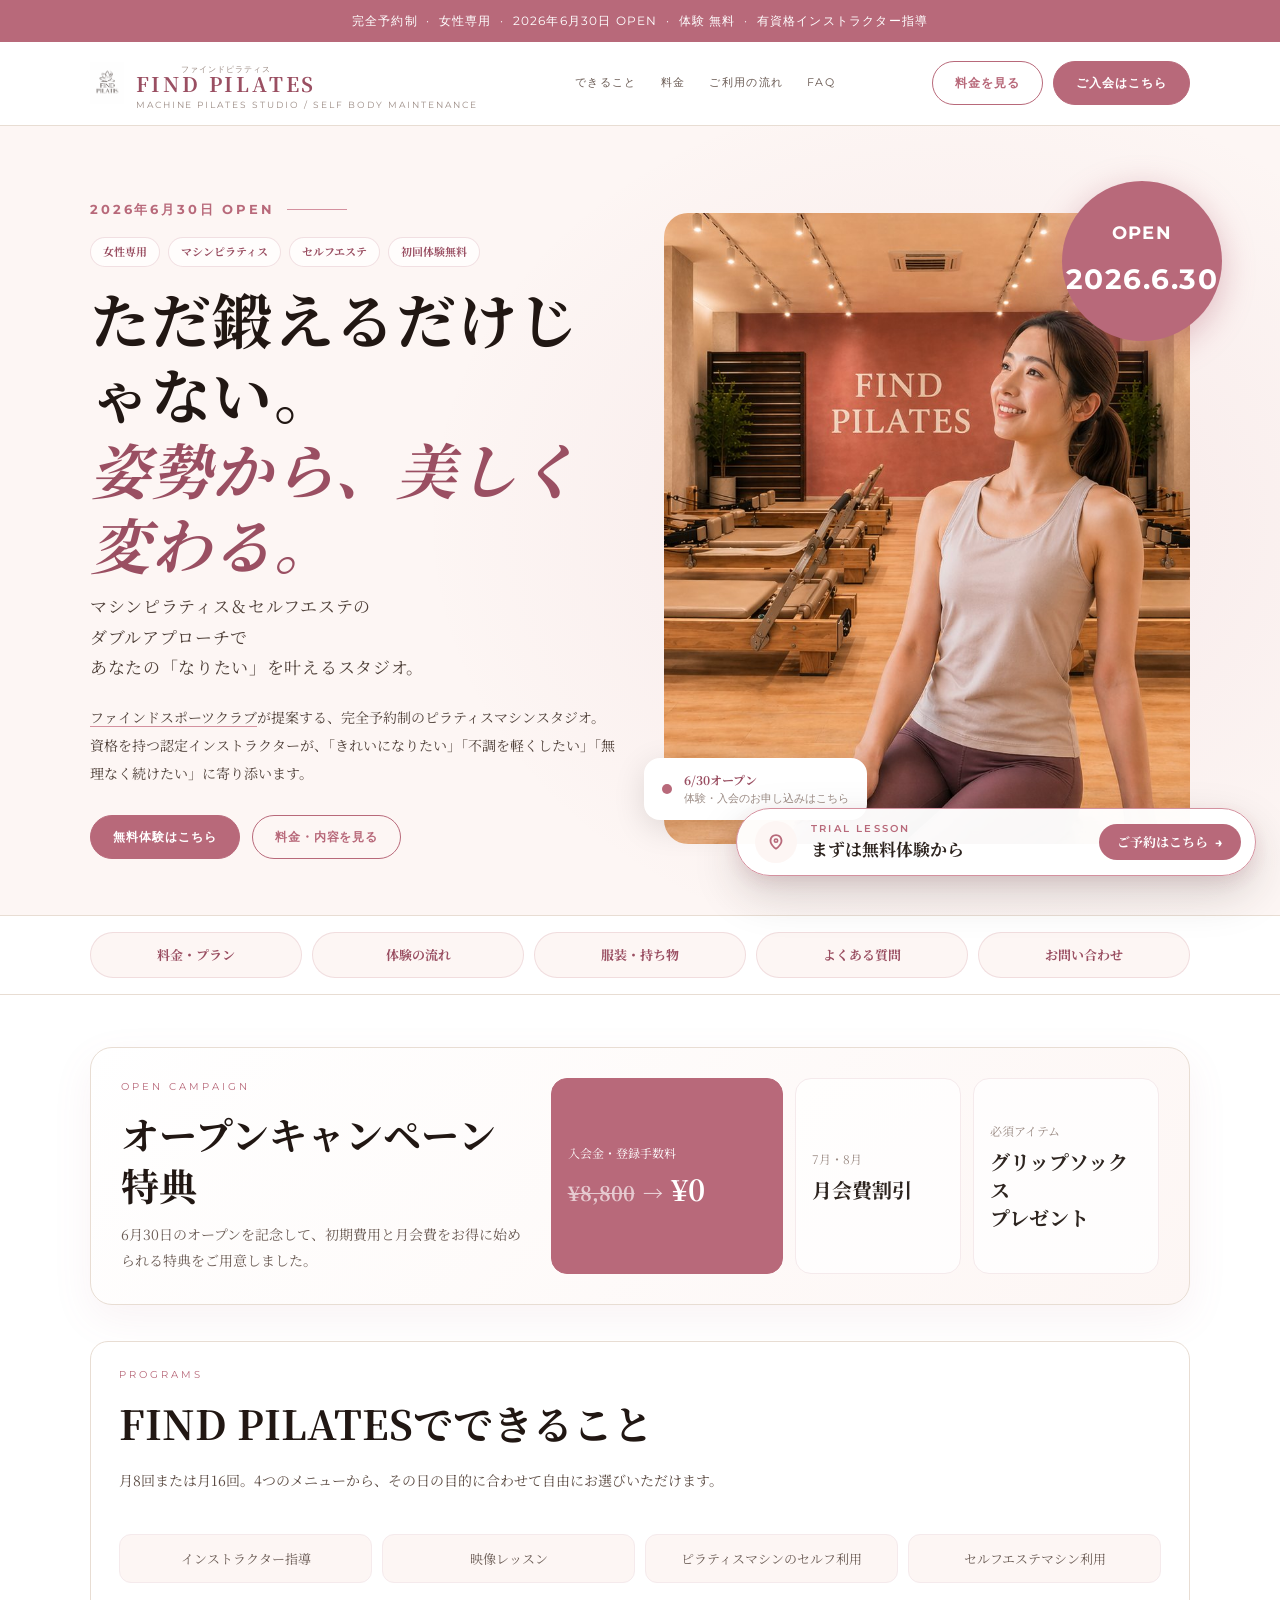
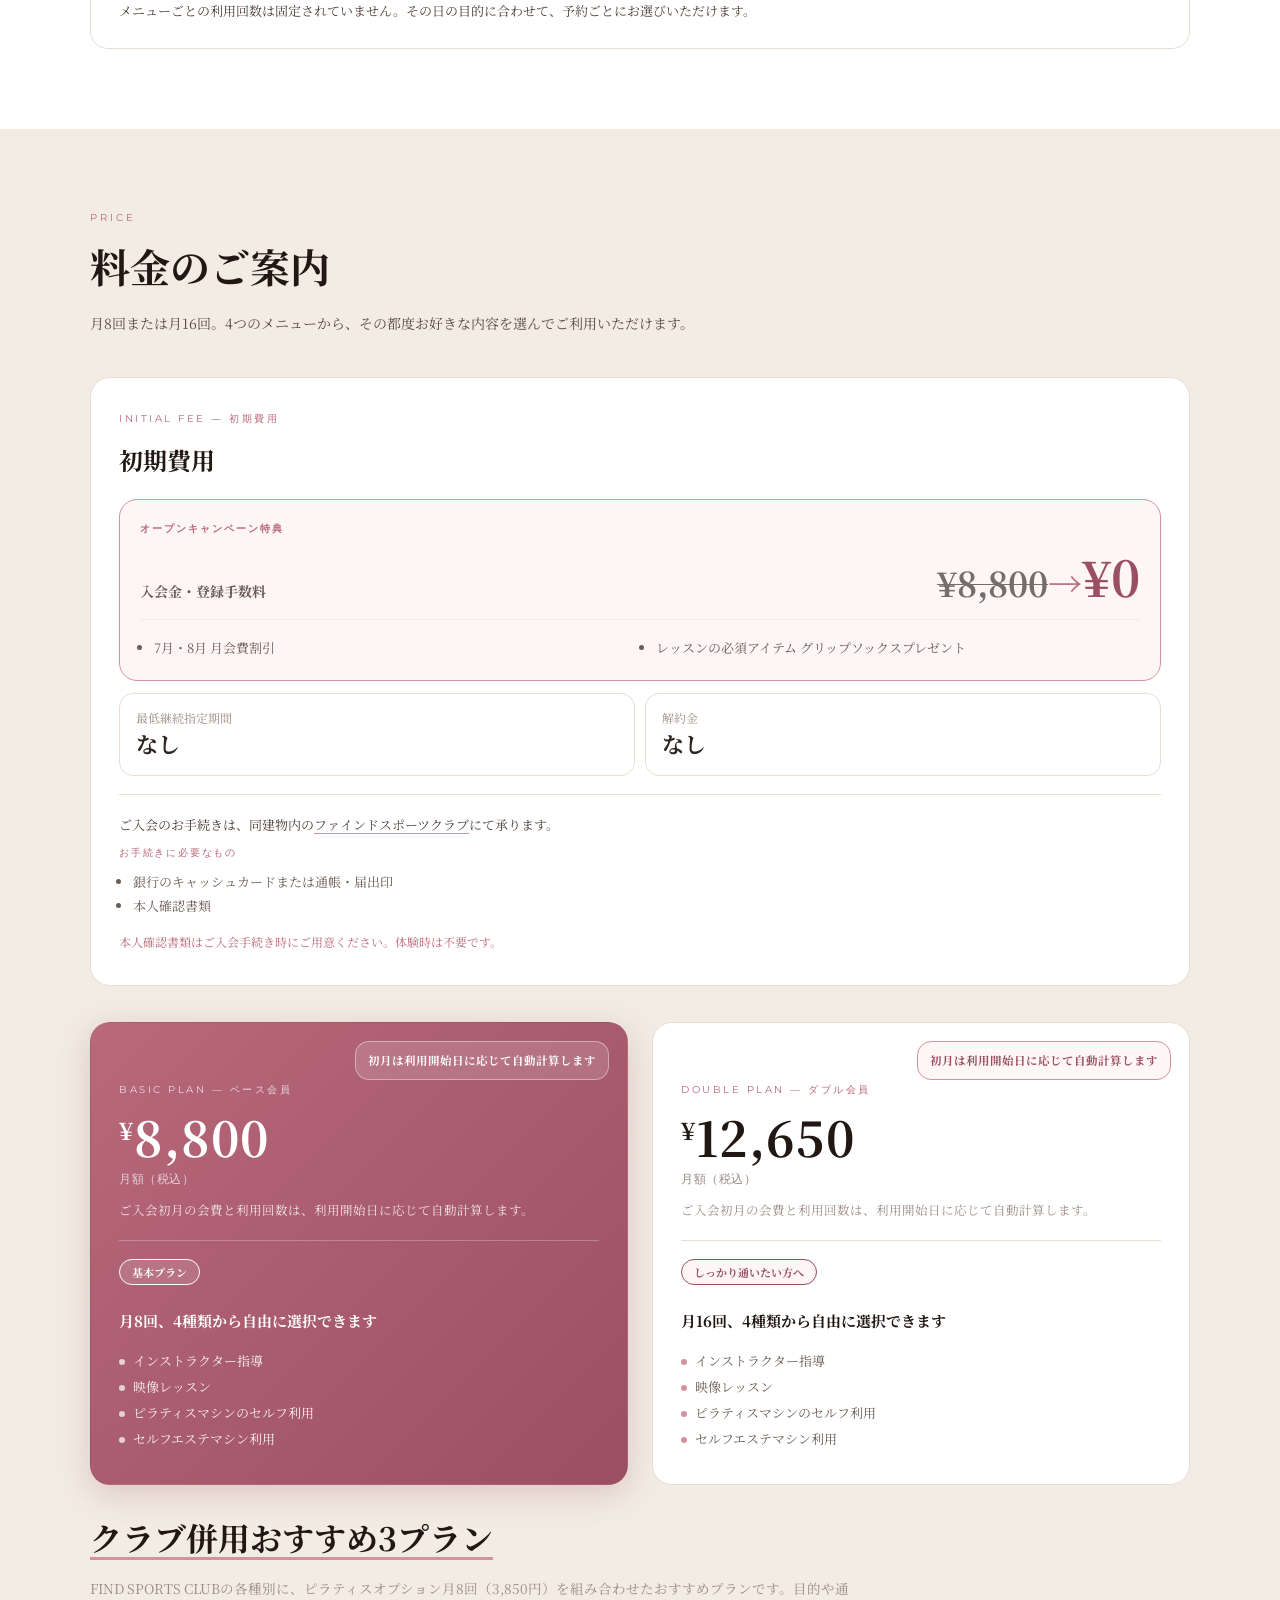
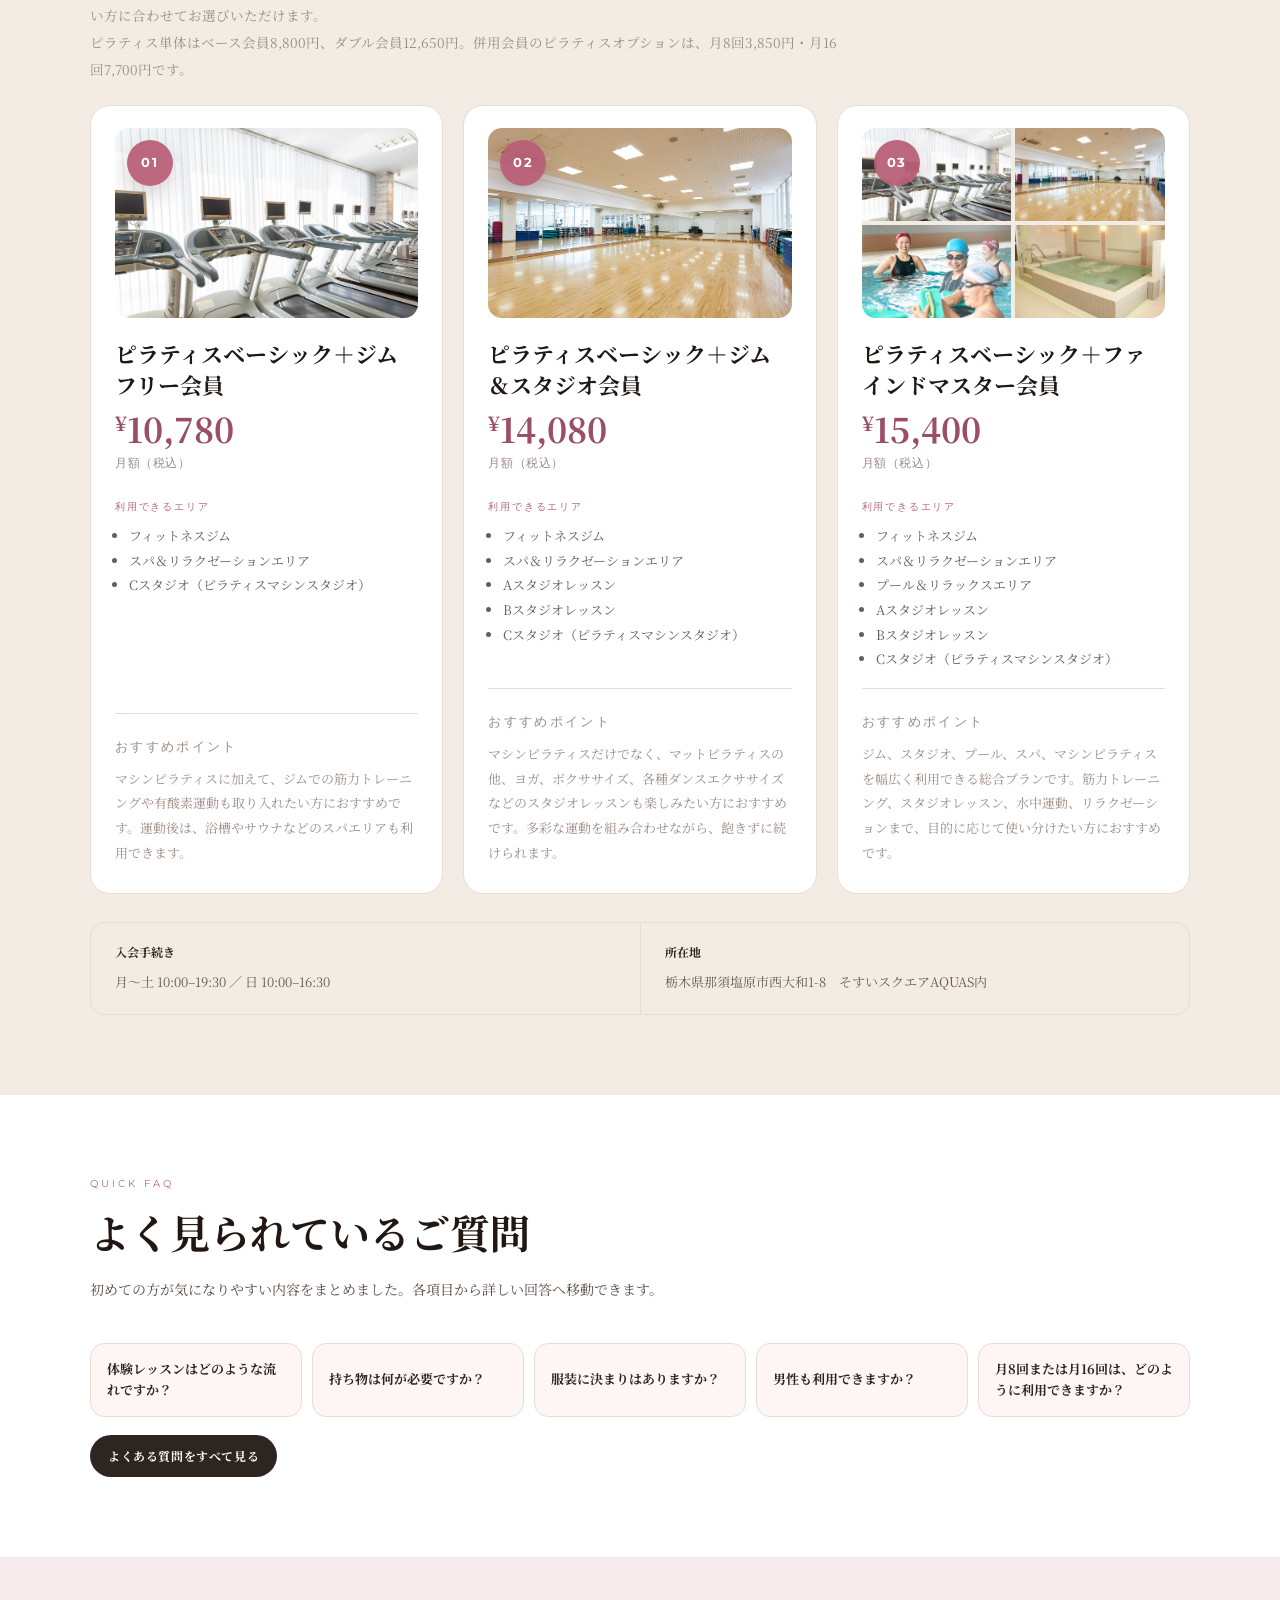
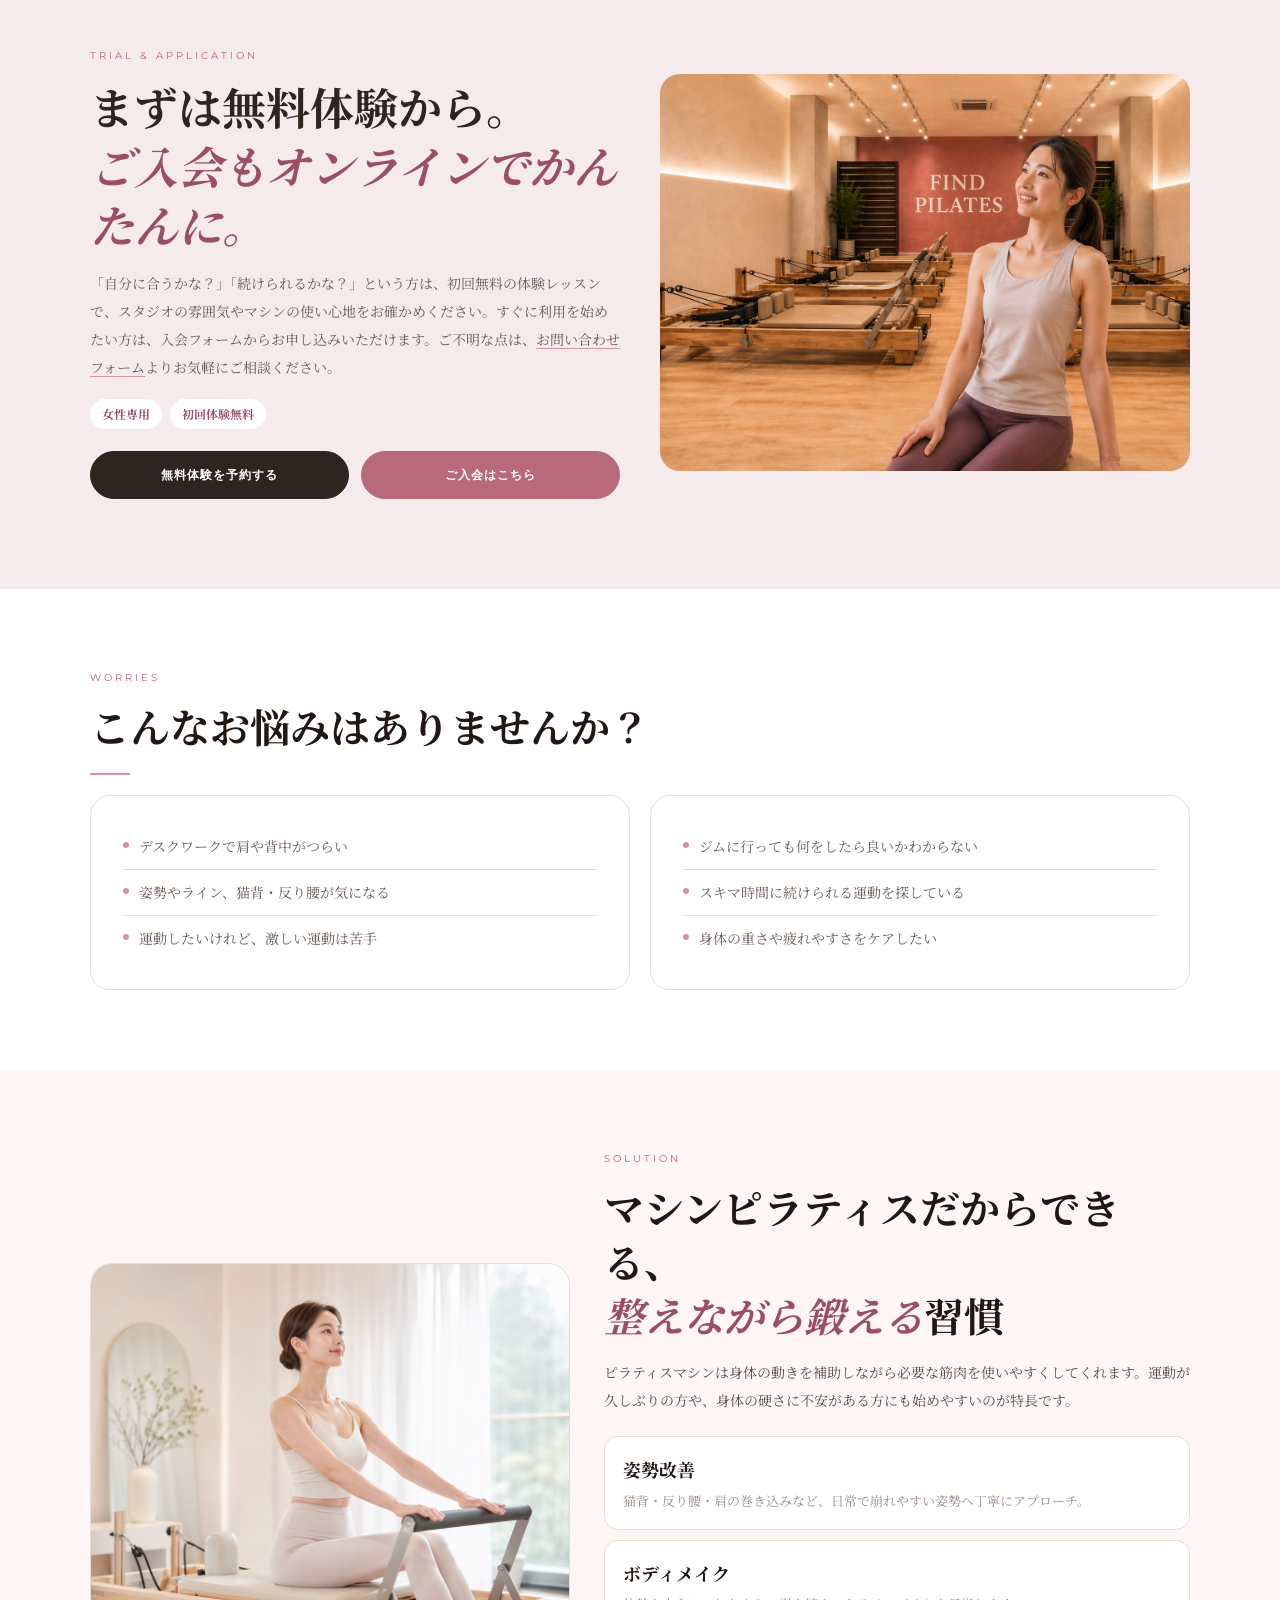
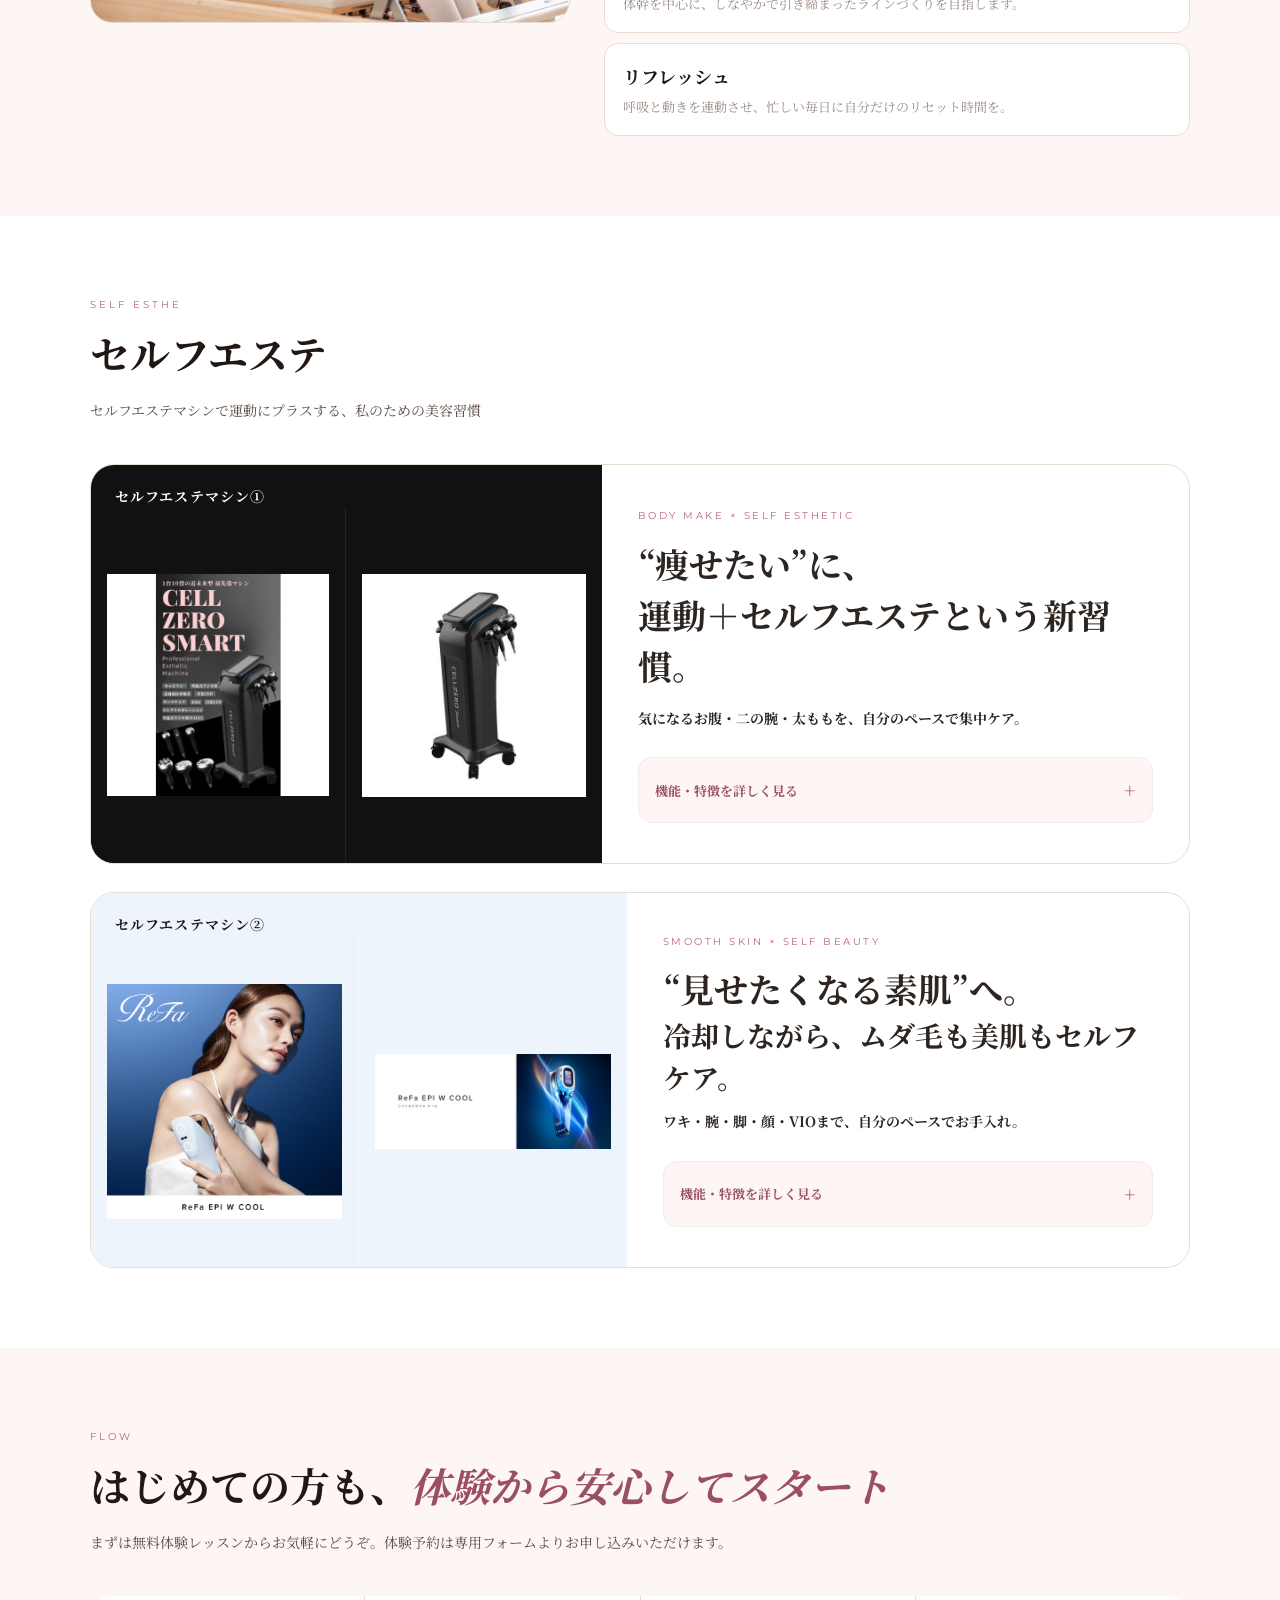
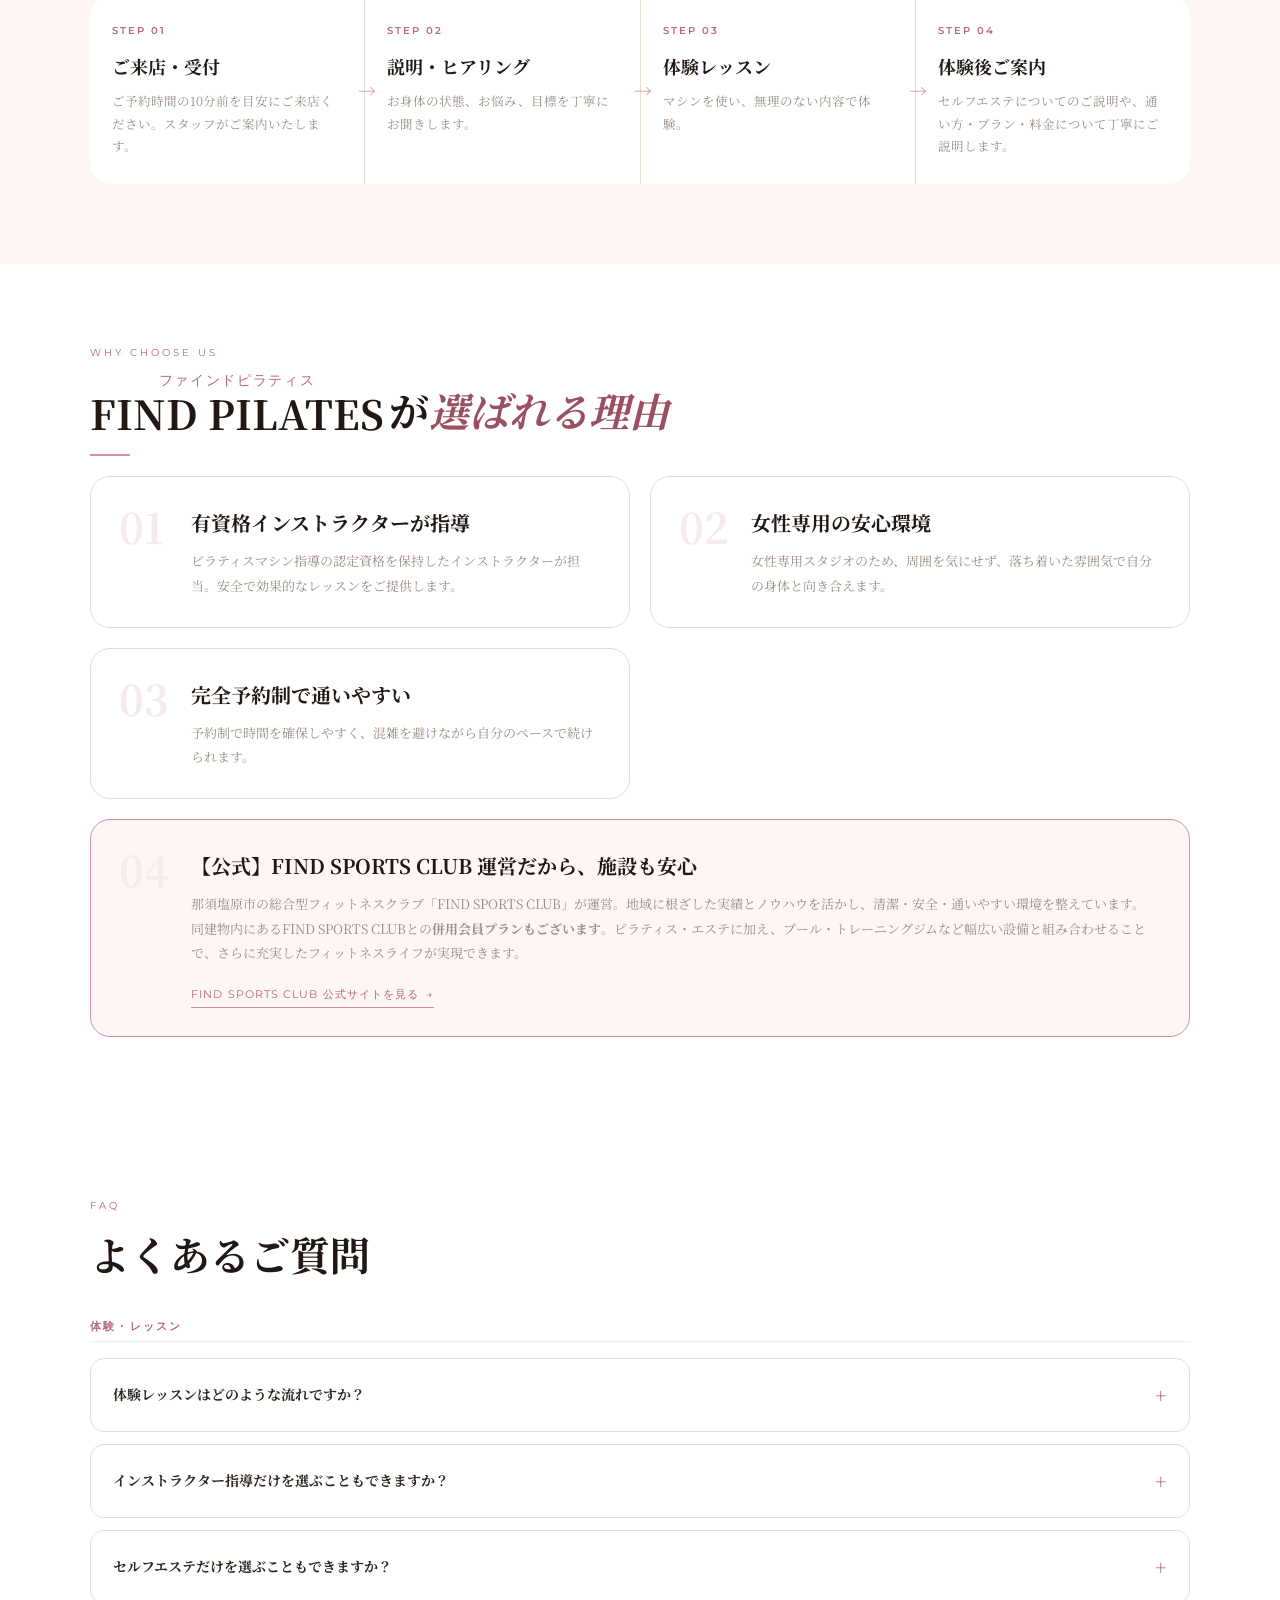
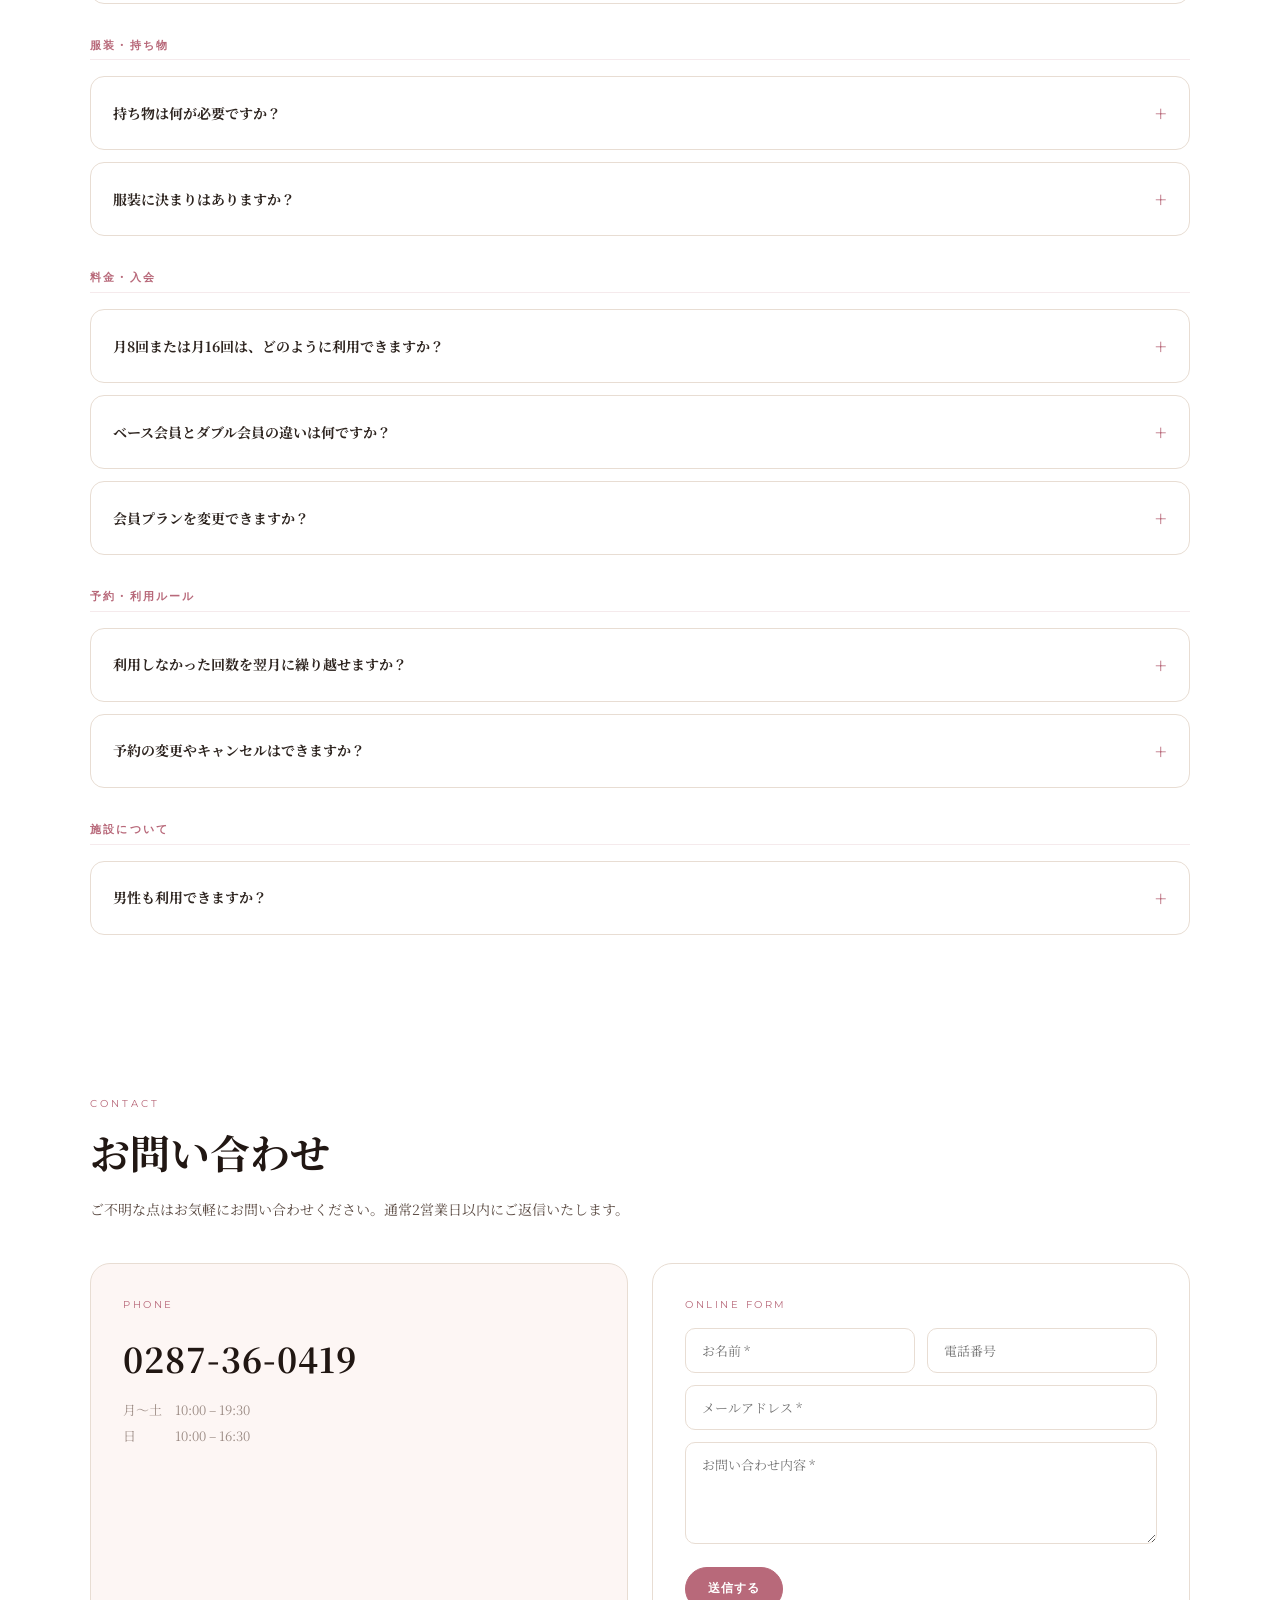
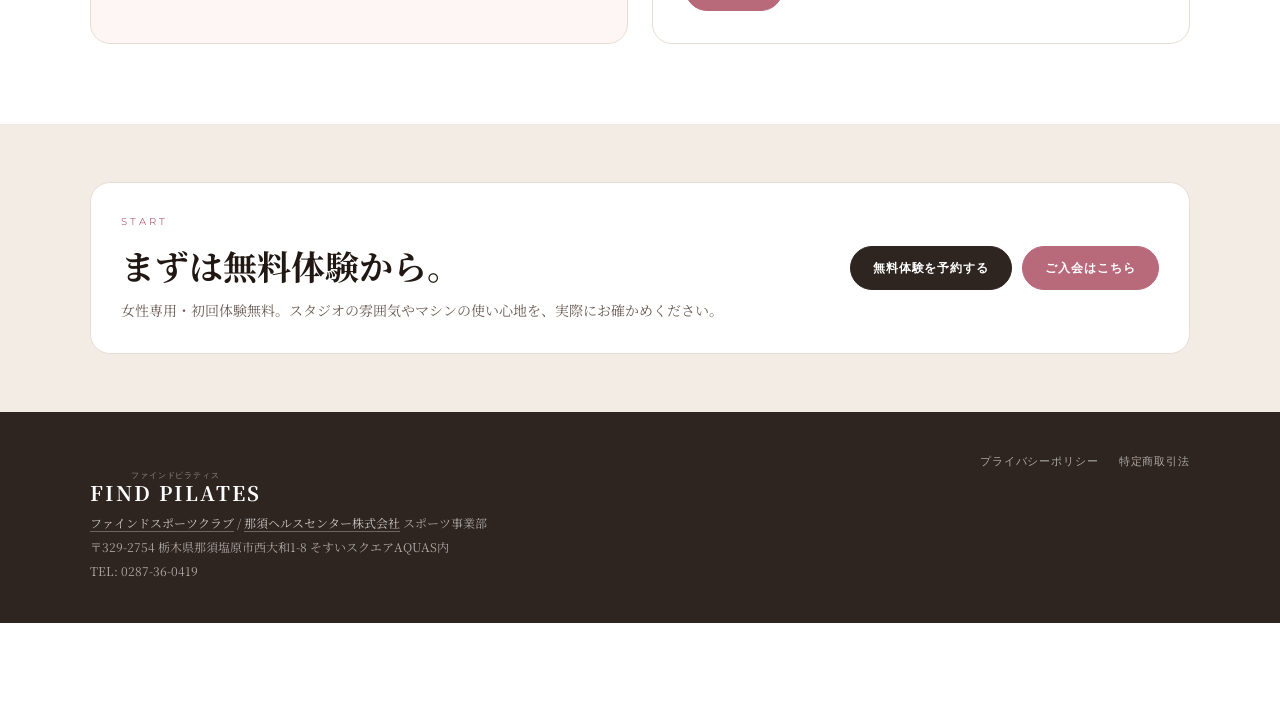
<file: public_html/index.html>
<!doctype html>
<html lang="ja">
<head>
  <meta charset="utf-8">
  <meta name="viewport" content="width=device-width, initial-scale=1">
  <meta http-equiv="Cache-Control" content="no-cache, must-revalidate">
  <meta http-equiv="Pragma" content="no-cache">
  <meta http-equiv="Expires" content="0">
  <!-- Google tag (gtag.js) -->
  <script async src="https://www.googletagmanager.com/gtag/js?id=G-BT9BXCGF0W"></script>
  <script>
    window.dataLayer = window.dataLayer || [];
    function gtag(){dataLayer.push(arguments);}
    gtag('js', new Date());

    gtag('config', 'G-BT9BXCGF0W');
  </script>
  <title>FIND PILATES（ファインドピラティス）| 姿勢から、美しく変わる。那須塩原のピラティスマシンスタジオ</title>
  <link rel="preconnect" href="https://fonts.googleapis.com">
  <link href="https://fonts.googleapis.com/css2?family=Noto+Serif+JP:wght@400;600;700&family=Montserrat:wght@400;600;700&display=swap" rel="stylesheet">
  <link rel="stylesheet" href="assets/css/findpilates.css">
</head>
<body>

<div class="topbar">完全予約制 &nbsp;·&nbsp; 女性専用 &nbsp;·&nbsp; 2026年6月30日 OPEN &nbsp;·&nbsp; 体験 無料 &nbsp;·&nbsp; 有資格インストラクター指導</div>

<header>
  <div class="wrap header-inner">
    <div class="brand">
      <img src="assets/img/common/findpilates-logo.png" alt="FIND PILATES" class="brand-logo">
      <div>
        <div class="brand-ruby-sp">ファインドピラティス</div>
        <div class="brand-name"><ruby class="brand-ruby">FIND PILATES<rt>ファインドピラティス</rt></ruby></div>
        <div class="brand-sub">MACHINE PILATES STUDIO / SELF BODY MAINTENANCE</div>
      </div>
    </div>
    <nav>
      <a href="#programs">できること</a>
      <a href="#price">料金</a>
      <a href="#flow">ご利用の流れ</a>
      <a href="#faq">FAQ</a>
    </nav>
    <div class="header-btns">
      <a class="btn btn-outline" href="#price">料金を見る</a>
      <a class="btn btn-primary" href="https://findpilates.jp/admission">ご入会はこちら</a>
    </div>
  </div>
</header>

<main>

<!-- HERO -->
<section class="hero fp-hero">
  <div class="wrap hero-grid fp-hero__grid">
    <div class="fp-hero__content">
      <p class="pre-label">2026年6月30日 OPEN</p>
      <ul class="fp-hero-tags" aria-label="FIND PILATESの特徴">
        <li>女性専用</li>
        <li>マシンピラティス</li>
        <li>セルフエステ</li>
        <li>初回体験無料</li>
      </ul>
      <h1>ただ鍛えるだけじゃない。<br><em>姿勢から、美しく変わる。</em></h1>
      <p class="hero-sub">マシンピラティス＆セルフエステの<br>ダブルアプローチで<br>あなたの「なりたい」を叶えるスタジオ。</p>
      <p class="lead"><a href="https://findsports.jp/" target="_blank" style="color:inherit;text-decoration:underline;text-decoration-color:var(--rose-light);text-underline-offset:3px;">ファインドスポーツクラブ</a>が提案する、完全予約制のピラティスマシンスタジオ。資格を持つ認定インストラクターが、「きれいになりたい」「不調を軽くしたい」「無理なく続けたい」に寄り添います。</p>
      <div class="hero-btns">
        <a class="btn btn-primary" href="https://findpilates.jp/trial/">無料体験はこちら</a>
        <a class="btn btn-outline" href="#price">料金・内容を見る</a>
      </div>
    </div>
    <div class="hero-visual">
      <div class="hero-card-wrap">
        <div class="hero-main-img">
          <img src="assets/img/common/findpilates-instructor.png" alt="FIND PILATES インストラクター" width="1645" height="956" decoding="async" fetchpriority="high">
        </div>
        <div class="badge-float">
          <div class="dot"></div>
          <div>
            <p><strong>6/30オープン</strong>
            <span>体験・入会のお申し込みはこちら</span></p>
          </div>
        </div>
        <div class="open-badge">OPEN<span>2026.6.30</span></div>
      </div>
    </div>
  </div>
</section>
<nav class="fp-quick-nav" aria-label="ページ内メニュー">
  <div class="wrap">
    <ul class="fp-quick-nav__list">
      <li><a class="fp-quick-nav__link" href="#price">料金・プラン</a></li>
      <li><a class="fp-quick-nav__link" href="#flow">体験の流れ</a></li>
      <li><a class="fp-quick-nav__link" href="#faq-trial-belongings">服装・持ち物</a></li>
      <li><a class="fp-quick-nav__link" href="#faq">よくある質問</a></li>
      <li><a class="fp-quick-nav__link" href="#contact">お問い合わせ</a></li>
    </ul>
  </div>
</nav>
<!-- CAMPAIGN -->
<section class="fp-campaign" aria-labelledby="campaign-title">
  <div class="wrap">
    <div class="campaign-hero-box">
      <div class="campaign-hero-copy">
        <span class="eyebrow">Open Campaign</span>
        <h2 id="campaign-title">オープンキャンペーン特典</h2>
        <p>6月30日のオープンを記念して、初期費用と月会費をお得に始められる特典をご用意しました。</p>
      </div>
      <div class="campaign-hero-benefits">
        <div class="campaign-benefit campaign-benefit-main">
          <span>入会金・登録手数料</span>
          <strong><span class="campaign-old-price">¥8,800</span><span class="campaign-arrow">→</span><span class="campaign-new-price">¥0</span></strong>
        </div>
        <div class="campaign-benefit">
          <span>7月・8月</span>
          <strong>月会費割引</strong>
        </div>
        <div class="campaign-benefit">
          <span>必須アイテム</span>
          <strong>グリップソックス<br>プレゼント</strong>
        </div>
      </div>
    </div>
  </div>
</section>
<!-- PROGRAMS -->
<section id="programs" class="fp-programs">
  <div class="wrap">
    <div class="menu-choice-box">
      <span class="eyebrow">Programs</span>
      <h2>FIND PILATESでできること</h2>
      <p class="section-desc">月8回または月16回。4つのメニューから、その日の目的に合わせて自由にお選びいただけます。</p>
      <ul class="menu-choice-list">
        <li>インストラクター指導</li>
        <li>映像レッスン</li>
        <li>ピラティスマシンのセルフ利用</li>
        <li>セルフエステマシン利用</li>
      </ul>
      <p class="price-desc">メニューごとの利用回数は固定されていません。その日の目的に合わせて、予約ごとにお選びいただけます。</p>
    </div>
  </div>
</section>

<!-- PRICE -->
<section id="price" class="section-beige">
  <div class="wrap">
    <span class="eyebrow">Price</span>
    <h2>料金のご案内</h2>
    <p class="section-desc">月8回または月16回。4つのメニューから、その都度お好きな内容を選んでご利用いただけます。</p>

    <div class="price-card initial-fee-card">
      <p class="price-eyebrow">Initial Fee — 初期費用</p>
      <h3>初期費用</h3>
      <div class="initial-campaign-box">
        <p class="initial-campaign-label">オープンキャンペーン特典</p>
        <div class="initial-campaign-main">
          <span>入会金・登録手数料</span>
          <strong><span class="campaign-old-price">¥8,800</span><span class="campaign-arrow">→</span><span class="campaign-new-price">¥0</span></strong>
        </div>
        <ul class="initial-campaign-list">
          <li>7月・8月 月会費割引</li>
          <li>レッスンの必須アイテム グリップソックスプレゼント</li>
        </ul>
      </div>
      <div class="initial-condition-grid">
        <div><span>最低継続指定期間</span><strong>なし</strong></div>
        <div><span>解約金</span><strong>なし</strong></div>
      </div>
      <hr class="price-divider">
      <p class="price-desc">ご入会のお手続きは、同建物内の<a href="https://findsports.jp/" target="_blank" rel="noopener" style="color:inherit;text-decoration:underline;text-decoration-color:var(--rose-light);text-underline-offset:3px;">ファインドスポーツクラブ</a>にて承ります。</p>
      <p class="area-heading">お手続きに必要なもの</p>
      <ul class="area-list">
        <li>銀行のキャッシュカードまたは通帳・届出印</li>
        <li>本人確認書類</li>
      </ul>
      <p class="campaign-note">本人確認書類はご入会手続き時にご用意ください。体験時は不要です。</p>
    </div>

    <div class="membership-grid">
      <div class="price-card featured membership-card">
        <div class="campaign-badge">初月は利用開始日に応じて自動計算します</div>
        <p class="price-eyebrow">Basic Plan — ベース会員</p>
        <p class="price-num"><sup>¥</sup>8,800</p>
        <p class="price-unit">月額（税込）</p>
        <p class="first-month-note">ご入会初月の会費と利用回数は、利用開始日に応じて自動計算します。</p>
        <hr class="price-divider">
        <p class="plan-type">基本プラン</p>
        <p class="usage-line">月8回、4種類から自由に選択できます</p>
        <ul class="plan-menu-list">
          <li>インストラクター指導</li>
          <li>映像レッスン</li>
          <li>ピラティスマシンのセルフ利用</li>
          <li>セルフエステマシン利用</li>
        </ul>
      </div>
      <div class="price-card membership-card">
        <div class="campaign-badge">初月は利用開始日に応じて自動計算します</div>
        <p class="price-eyebrow">Double Plan — ダブル会員</p>
        <p class="price-num"><sup>¥</sup>12,650</p>
        <p class="price-unit">月額（税込）</p>
        <p class="first-month-note">ご入会初月の会費と利用回数は、利用開始日に応じて自動計算します。</p>
        <hr class="price-divider">
        <p class="plan-type">しっかり通いたい方へ</p>
        <p class="usage-line">月16回、4種類から自由に選択できます</p>
        <ul class="plan-menu-list">
          <li>インストラクター指導</li>
          <li>映像レッスン</li>
          <li>ピラティスマシンのセルフ利用</li>
          <li>セルフエステマシン利用</li>
        </ul>
      </div>
    </div>

    <div class="sports-plan-intro">
      <h3><a href="https://findsports.jp/" target="_blank" rel="noopener">クラブ併用おすすめ3プラン</a></h3>
      <p>FIND SPORTS CLUBの各種別に、ピラティスオプション月8回（3,850円）を組み合わせたおすすめプランです。目的や通い方に合わせてお選びいただけます。</p>
      <p class="sports-plan-note">ピラティス単体はベース会員8,800円、ダブル会員12,650円。併用会員のピラティスオプションは、月8回3,850円・月16回7,700円です。</p>
    </div>
    <div class="sports-plan-grid">
      <div class="sports-plan-card">
        <a class="plan-thumb" href="https://findsports.jp/machinegym/" target="_blank" rel="noopener">
          <span class="plan-index">01</span>
          <img src="assets/img/findsports_gym.jpg" alt="FIND SPORTS CLUB フィットネスジム">
        </a>
        <h4>ピラティスベーシック＋ジムフリー会員</h4>
        <p class="combo-price"><sup>¥</sup>10,780</p>
        <p class="combo-unit">月額（税込）</p>
        <p class="area-heading">利用できるエリア</p>
        <ul class="area-list">
          <li>フィットネスジム</li>
          <li>スパ＆リラクゼーションエリア</li>
          <li>Cスタジオ（ピラティスマシンスタジオ）</li>
        </ul>
        <div class="recommend-point">
          <p class="point-heading">おすすめポイント</p>
          <p>マシンピラティスに加えて、ジムでの筋力トレーニングや有酸素運動も取り入れたい方におすすめです。運動後は、浴槽やサウナなどのスパエリアも利用できます。</p>
        </div>
      </div>
      <div class="sports-plan-card">
        <a class="plan-thumb" href="https://findsports.jp/program-lesson/" target="_blank" rel="noopener">
          <span class="plan-index">02</span>
          <img src="assets/img/findsports_studio.jpg" alt="FIND SPORTS CLUB スタジオレッスン">
        </a>
        <h4>ピラティスベーシック＋ジム＆スタジオ会員</h4>
        <p class="combo-price"><sup>¥</sup>14,080</p>
        <p class="combo-unit">月額（税込）</p>
        <p class="area-heading">利用できるエリア</p>
        <ul class="area-list">
          <li>フィットネスジム</li>
          <li>スパ＆リラクゼーションエリア</li>
          <li>Aスタジオレッスン</li>
          <li>Bスタジオレッスン</li>
          <li>Cスタジオ（ピラティスマシンスタジオ）</li>
        </ul>
        <div class="recommend-point">
          <p class="point-heading">おすすめポイント</p>
          <p>マシンピラティスだけでなく、マットピラティスの他、ヨガ、ボクササイズ、各種ダンスエクササイズなどのスタジオレッスンも楽しみたい方におすすめです。多彩な運動を組み合わせながら、飽きずに続けられます。</p>
        </div>
      </div>
      <div class="sports-plan-card">
        <a class="plan-thumb master-thumb-grid" href="https://findsports.jp/facility/" target="_blank" rel="noopener">
          <span class="plan-index">03</span>
          <img src="assets/img/findsports_gym.jpg" alt="FIND SPORTS CLUB フィットネスジム">
          <img src="assets/img/findsports_studio.jpg" alt="FIND SPORTS CLUB スタジオレッスン">
          <img src="assets/img/findsports_pool.jpg" alt="FIND SPORTS CLUB プールエリア">
          <img src="assets/img/findsports_spa.jpg" alt="FIND SPORTS CLUB スパエリア">
        </a>
        <h4>ピラティスベーシック＋ファインドマスター会員</h4>
        <p class="combo-price"><sup>¥</sup>15,400</p>
        <p class="combo-unit">月額（税込）</p>
        <p class="area-heading">利用できるエリア</p>
        <ul class="area-list">
          <li>フィットネスジム</li>
          <li>スパ＆リラクゼーションエリア</li>
          <li>プール＆リラックスエリア</li>
          <li>Aスタジオレッスン</li>
          <li>Bスタジオレッスン</li>
          <li>Cスタジオ（ピラティスマシンスタジオ）</li>
        </ul>
        <div class="recommend-point">
          <p class="point-heading">おすすめポイント</p>
          <p>ジム、スタジオ、プール、スパ、マシンピラティスを幅広く利用できる総合プランです。筋力トレーニング、スタジオレッスン、水中運動、リラクゼーションまで、目的に応じて使い分けたい方におすすめです。</p>
        </div>
      </div>
    </div>

    <div class="price-note-bar">
      <div><strong>入会手続き</strong><span>月〜土 10:00–19:30 ／ 日 10:00–16:30</span></div>
      <div><strong>所在地</strong><span>栃木県那須塩原市西大和1-8　そすいスクエアAQUAS内</span></div>
    </div>
  </div>
</section>

<!-- FEATURED FAQ -->
<section class="featured-faq-section">
  <div class="wrap">
    <span class="eyebrow">Quick FAQ</span>
    <h2>よく見られているご質問</h2>
    <p class="section-desc">初めての方が気になりやすい内容をまとめました。各項目から詳しい回答へ移動できます。</p>
    <div class="featured-faq-grid">
      <a href="#faq-trial-flow">体験レッスンはどのような流れですか？</a>
      <a href="#faq-trial-belongings">持ち物は何が必要ですか？</a>
      <a href="#faq-trial-clothes">服装に決まりはありますか？</a>
      <a href="#faq-women-only">男性も利用できますか？</a>
      <a href="#faq-usage-count">月8回または月16回は、どのように利用できますか？</a>
    </div>
    <a class="featured-faq-all" href="#faq">よくある質問をすべて見る</a>
  </div>
</section>

<!-- CTA — bright & modern -->
<section class="cta-section" id="trial">
  <div class="wrap cta-inner">
    <div class="cta-text">
      <span class="eyebrow">Trial &amp; Application</span>
      <h2>まずは無料体験から。<br><em>ご入会もオンラインでかんたんに。</em></h2>
      <p>「自分に合うかな？」「続けられるかな？」という方は、初回無料の体験レッスンで、スタジオの雰囲気やマシンの使い心地をお確かめください。すぐに利用を始めたい方は、入会フォームからお申し込みいただけます。ご不明な点は、<a href="#contact" style="color:inherit;text-decoration:underline;text-decoration-color:var(--rose-light);text-underline-offset:3px;">お問い合わせフォーム</a>よりお気軽にご相談ください。</p>
      <div class="trial-points">
        <span>女性専用</span>
        <span>初回体験無料</span>
      </div>
      <div class="cta-btns trial-cta-btns" id="application">
        <a class="btn btn-dark" href="https://findpilates.jp/trial/">無料体験を予約する</a>
        <a class="btn btn-primary" href="https://findpilates.jp/admission">ご入会はこちら</a>
      </div>
    </div>
    <div class="cta-image">
      <img src="assets/img/common/findpilates-instructor.png" alt="FIND PILATES 体験レッスン">
    </div>
  </div>
</section>

<!-- WORRIES -->
<section id="about">
  <div class="wrap">
    <span class="eyebrow">Worries</span>
    <h2>こんなお悩みはありませんか？</h2>
    <div class="divider"></div>
    <div class="worry-grid">
      <div class="worry-card"><ul>
        <li>デスクワークで肩や背中がつらい</li>
        <li>姿勢やライン、猫背・反り腰が気になる</li>
        <li>運動したいけれど、激しい運動は苦手</li>
      </ul></div>
      <div class="worry-card"><ul>
        <li>ジムに行っても何をしたら良いかわからない</li>
        <li>スキマ時間に続けられる運動を探している</li>
        <li>身体の重さや疲れやすさをケアしたい</li>
      </ul></div>
    </div>
  </div>
</section>

<!-- SOLUTION -->
<section class="section-alt">
  <div class="wrap solution-compact">
    <div class="solution-visual">
      <img src="assets/img/pilates/posture-improvement.png" alt="マシンピラティスで姿勢を整えるイメージ">
    </div>
    <div class="solution-content">
      <span class="eyebrow">Solution</span>
      <h2>マシンピラティスだからできる、<br><em>整えながら鍛える</em>習慣</h2>
      <p class="section-desc">ピラティスマシンは身体の動きを補助しながら必要な筋肉を使いやすくしてくれます。運動が久しぶりの方や、身体の硬さに不安がある方にも始めやすいのが特長です。</p>
      <div class="solution-points">
        <div><h3>姿勢改善</h3><p>猫背・反り腰・肩の巻き込みなど、日常で崩れやすい姿勢へ丁寧にアプローチ。</p></div>
        <div><h3>ボディメイク</h3><p>体幹を中心に、しなやかで引き締まったラインづくりを目指します。</p></div>
        <div><h3>リフレッシュ</h3><p>呼吸と動きを連動させ、忙しい毎日に自分だけのリセット時間を。</p></div>
      </div>
    </div>
  </div>
</section>

<!-- SELF ESTHE -->
<section id="esthe">
    <div class="wrap">
      <span class="eyebrow">Self Esthe</span>
    <h2>セルフエステ</h2>
    <p class="section-desc">セルフエステマシンで運動にプラスする、私のための美容習慣</p>
    <div class="czs-wrap">
      <div class="czs-inner">
        <div class="machine-photo-panel machine-photo-panel-dark">
          <p class="machine-photo-title">セルフエステマシン①</p>
          <div class="czs-photos">
          <div><img src="assets/img/esthe/cellzero-smart-functions.png" alt="CELL ZERO SMART 機能説明"></div>
          <div><img src="assets/img/esthe/cellzero-smart-machine.png" alt="CELL ZERO SMART 本体"></div>
        </div>
        </div>
        <div class="czs-content">
          <p class="czs-eyebrow">BODY MAKE × SELF ESTHETIC</p>
          <h3 class="czs-title">“痩せたい”に、<br>運動＋セルフエステという新習慣。</h3>
          <p class="czs-lead">気になるお腹・二の腕・太ももを、自分のペースで集中ケア。</p>
          <details class="esthe-details">
            <summary>機能・特徴を詳しく見る</summary>
            <div class="esthe-detail-body">
              <p>CELL ZERO SMARTは、キャビテーション、ラジオ波、吸引、EMSなど、フェイスからボディまで対応する10種類の機能を1台に搭載したセルフエステマシンです。</p>
              <p>気になる部位やその日の目的に合わせて、温感・吸引・電気刺激によるケアを自由に選択。肌をなめらかに整えながら、すっきりとした印象のボディラインを目指します。</p>
              <p class="czs-tag-heading">対象部位・機能のタグ</p>
              <div class="czs-tags">
                <span class="czs-tag">お腹・ウエスト</span>
                <span class="czs-tag">二の腕</span>
                <span class="czs-tag">太もも・ヒップ</span>
                <span class="czs-tag">フェイスライン</span>
                <span class="czs-tag">温感ケア</span>
                <span class="czs-tag">吸引ケア</span>
                <span class="czs-tag">EMS</span>
                <span class="czs-tag">キャビテーション</span>
              </div>
            </div>
          </details>
        </div>
      </div>
    </div>
    <div class="refa-wrap">
      <div class="refa-inner">
        <div class="machine-photo-panel machine-photo-panel-light">
          <p class="machine-photo-title">セルフエステマシン②</p>
          <div class="refa-photos">
          <div><img src="assets/img/refa_epi_w_cool_model.jpg" alt="ReFa EPI W COOL 使用イメージ"></div>
          <div><img src="assets/img/refa_epi_w_cool_hero.jpg" alt="ReFa EPI W COOL 本体イメージ"></div>
        </div>
        </div>
        <div class="refa-content">
          <p class="refa-eyebrow">Smooth Skin × Self Beauty</p>
          <h3>“見せたくなる素肌”へ。<span>冷却しながら、ムダ毛も美肌もセルフケア。</span></h3>
          <p class="refa-lead">ワキ・腕・脚・顔・VIOまで、自分のペースでお手入れ。</p>
          <details class="esthe-details">
            <summary>機能・特徴を詳しく見る</summary>
            <div class="esthe-detail-body">
              <p>ReFa EPI W COOLは、最大出力30J※のパワフルな光と、照射面を約10℃まで冷却する「アイストーニングシステム」を搭載した光美容器です。</p>
              <p>照射時の熱による刺激や痛みを和らげながら、気になるムダ毛をセルフケア。細かな部位に使いやすいポイントケア用アタッチメントにも冷却機能を備え、顔や指、VIOなどのデリケートな部位まで、なめらかな肌を目指せます。</p>
              <p class="refa-note">※ 使用条件により体感・使用感には個人差があります。</p>
              <div class="refa-tags">
                <span class="refa-tag">ワキ</span>
                <span class="refa-tag">腕・脚</span>
                <span class="refa-tag">顔・指</span>
                <span class="refa-tag">光のムダ毛ケア</span>
                <span class="refa-tag">冷却ケア</span>
                <span class="refa-tag">美肌ケア</span>
                <span class="refa-tag">肌色センサー</span>
              </div>
            </div>
          </details>
        </div>
      </div>
    </div>
  </div>
</section>

<!-- FLOW -->
<section id="flow" class="section-alt">
  <div class="wrap">
    <span class="eyebrow">Flow</span>
    <h2>はじめての方も、<em>体験から安心してスタート</em></h2>
    <p class="section-desc">まずは無料体験レッスンからお気軽にどうぞ。体験予約は専用フォームよりお申し込みいただけます。</p>
    <div class="flow-steps">
      <div class="flow-step"><div class="flow-num">STEP 01</div><h3>ご来店・受付</h3><p>ご予約時間の10分前を目安にご来店ください。スタッフがご案内いたします。</p></div>
      <div class="flow-step"><div class="flow-num">STEP 02</div><h3>説明・ヒアリング</h3><p>お身体の状態、お悩み、目標を丁寧にお聞きします。</p></div>
      <div class="flow-step"><div class="flow-num">STEP 03</div><h3>体験レッスン</h3><p>マシンを使い、無理のない内容で体験。</p></div>
      <div class="flow-step"><div class="flow-num">STEP 04</div><h3>体験後ご案内</h3><p>セルフエステについてのご説明や、通い方・プラン・料金について丁寧にご説明します。</p></div>
    </div>
  </div>
</section>

<!-- REASONS -->
<section>
  <div class="wrap">
    <span class="eyebrow">Why Choose Us</span>
    <h2 class="reasons-heading"><span class="reasons-heading-brand"><span class="reasons-heading-ruby">ファインドピラティス</span><span class="reasons-heading-name">FIND PILATES</span></span><span class="reasons-heading-tail">が<em>選ばれる理由</em></span></h2>
    <div class="divider"></div>
    <div class="reasons-grid">
      <div class="reason-card"><div class="reason-num">01</div><div>
        <h3>有資格インストラクターが指導</h3>
        <p>ピラティスマシン指導の認定資格を保持したインストラクターが担当。安全で効果的なレッスンをご提供します。</p>
      </div></div>
      <div class="reason-card"><div class="reason-num">02</div><div>
        <h3>女性専用の安心環境</h3>
        <p>女性専用スタジオのため、周囲を気にせず、落ち着いた雰囲気で自分の身体と向き合えます。</p>
      </div></div>
      <div class="reason-card"><div class="reason-num">03</div><div>
        <h3>完全予約制で通いやすい</h3>
        <p>予約制で時間を確保しやすく、混雑を避けながら自分のペースで続けられます。</p>
      </div></div>
      <div class="reason-card" style="grid-column:1/-1;background:var(--rose-bg);border-color:var(--rose-light);"><div class="reason-num">04</div><div>
        <h3>【公式】FIND SPORTS CLUB 運営だから、施設も安心</h3>
        <p style="margin-bottom:12px;">那須塩原市の総合型フィットネスクラブ「FIND SPORTS CLUB」が運営。地域に根ざした実績とノウハウを活かし、清潔・安全・通いやすい環境を整えています。<br>同建物内にあるFIND SPORTS CLUBとの<strong>併用会員プランもございます</strong>。ピラティス・エステに加え、プール・トレーニングジムなど幅広い設備と組み合わせることで、さらに充実したフィットネスライフが実現できます。</p>
        <a href="https://findsports.jp" target="_blank" style="display:inline-flex;align-items:center;gap:6px;font-family:'Montserrat',sans-serif;font-size:11px;letter-spacing:.1em;color:var(--rose);border-bottom:1px solid var(--rose-light);padding-bottom:2px;">FIND SPORTS CLUB 公式サイトを見る <span>→</span></a>
      </div></div>
    </div>
  </div>
</section>

<!-- FAQ -->
<section id="faq">
  <div class="wrap">
    <span class="eyebrow">FAQ</span>
    <h2>よくあるご質問</h2>
    <div class="faq-list">
      <h3 class="faq-group-label">体験・レッスン</h3>
      <details id="faq-trial-flow">
        <summary>体験レッスンはどのような流れですか？</summary>
        <div class="faq-body">ご来店・受付後、お身体の状態やお悩みをヒアリングし、マシンを使って無理のない内容でご体験いただきます。体験後は、通い方・プラン・料金についてご案内します。<br><br>当日は、ご予約時間の10分前を目安にお越しください。</div>
      </details>
      <details id="faq-instructor-only">
        <summary>インストラクター指導だけを選ぶこともできますか？</summary>
        <div class="faq-body">はい。月間利用回数の範囲内で、すべてインストラクター指導を選ぶことも可能です。</div>
      </details>
      <details id="faq-esthe-only">
        <summary>セルフエステだけを選ぶこともできますか？</summary>
        <div class="faq-body">はい。月間利用回数の範囲内で、すべてセルフエステマシン利用を選ぶことも可能です。</div>
      </details>

      <h3 class="faq-group-label">服装・持ち物</h3>
      <details id="faq-trial-belongings">
        <summary>持ち物は何が必要ですか？</summary>
        <div class="faq-body">安全にマシンをご利用いただくため、グリップソックスとスマートフォンをお持ちください。グリップソックスは店頭でも販売しています。<br><br>タオルとお飲み物は、必要に応じてご用意ください。館内に給水設備はありません。室内シューズは必要ありません。</div>
      </details>
      <details id="faq-trial-clothes">
        <summary>服装に決まりはありますか？</summary>
        <div class="faq-body">伸縮性があり、身体にほどよくフィットする、運動しやすい服装でご参加ください。<br><br>ゆったりしすぎる服、裾の広い服、ジーンズなどの伸縮性がない服装は、身体の動きを確認しにくく、マシンに引っかかる場合があるため、おすすめしておりません。<br><br>更衣スペースはありますが、数に限りがあるため、可能な方は運動できる服装でお越しください。</div>
      </details>

      <h3 class="faq-group-label">料金・入会</h3>
      <details id="faq-usage-count">
        <summary>月8回または月16回は、どのように利用できますか？</summary>
        <div class="faq-body">予約時に、インストラクター指導、映像レッスン、ピラティスマシンのセルフ利用、セルフエステマシン利用から自由にお選びいただけます。<br><br>利用メニューを事前に固定したり、変更手続きを行ったりする必要はありません。</div>
      </details>
      <details id="faq-plan-difference">
        <summary>ベース会員とダブル会員の違いは何ですか？</summary>
        <div class="faq-body">1か月に利用できる回数が異なります。<br><br>・ベース会員：月8回<br>・ダブル会員：月16回<br><br>利用できるメニューと、自由に組み合わせられる仕組みは共通です。</div>
      </details>
      <details id="faq-plan-change">
        <summary>会員プランを変更できますか？</summary>
        <div class="faq-body">はい。ベース会員とダブル会員の変更が可能です。<br><br>変更を希望する月の前月13日までにお届け出ください。</div>
      </details>

      <h3 class="faq-group-label">予約・利用ルール</h3>
      <details id="faq-carryover">
        <summary>利用しなかった回数を翌月に繰り越せますか？</summary>
        <div class="faq-body">利用回数の翌月への繰り越しはできません。当月中にご利用ください。</div>
      </details>
      <details id="faq-cancel-change">
        <summary>予約の変更やキャンセルはできますか？</summary>
        <div class="faq-body">予約日の前日23時59分まで、変更・キャンセルが可能です。<br><br>予約当日の午前0時を過ぎた場合は、変更・キャンセルができず、1回分を消化します。</div>
      </details>

      <h3 class="faq-group-label">施設について</h3>
      <details id="faq-women-only">
        <summary>男性も利用できますか？</summary>
        <div class="faq-body">FIND PILATESは女性専用スタジオのため、体験・見学を含め、男性のご利用はご遠慮いただいております。</div>
      </details>
    </div>
  </div>
</section>

<!-- CONTACT -->
<section id="contact">
  <div class="wrap">
    <span class="eyebrow">Contact</span>
    <h2>お問い合わせ</h2>
    <p class="section-desc">ご不明な点はお気軽にお問い合わせください。通常2営業日以内にご返信いたします。</p>
    <div class="contact-grid">
      <div class="contact-card phone">
        <span class="contact-eyebrow">Phone</span>
        <a href="tel:0287360419" class="phone-num">0287-36-0419</a>
        <p class="contact-hours">
          月〜土　10:00 – 19:30<br>
          日　　　10:00 – 16:30
        </p>
      </div>
      <div class="contact-card form-card">
        <span class="contact-eyebrow">Online Form</span>
        <form id="contactForm" onsubmit="handleContact(event)" action="contact.php" method="POST">
          <input type="hidden" name="form_started_at" value="">
          <div style="position:absolute;left:-9999px;width:1px;height:1px;overflow:hidden;" aria-hidden="true">
            <label>Website
              <input type="text" name="website" tabindex="-1" autocomplete="off">
            </label>
          </div>
          <div class="cf-row" style="margin-bottom:12px;">
            <input class="cf-input" style="margin-bottom:0;" type="text" placeholder="お名前 *" id="cf_name" name="name" required>
            <input class="cf-input" style="margin-bottom:0;" type="tel" placeholder="電話番号" id="cf_tel" name="tel">
          </div>
          <input class="cf-input" type="email" placeholder="メールアドレス *" id="cf_email" name="email" required>
          <textarea class="cf-textarea" rows="4" placeholder="お問い合わせ内容 *" id="cf_msg" name="message" required></textarea>
          <button type="submit" class="btn btn-primary" style="margin-top:14px;font-size:12px;">送信する</button>
        </form>
        <div class="success-msg" id="contactSuccess">✦ お問い合わせを受け付けました。2営業日以内にご連絡いたします。</div>
      </div>
    </div>
  </div>
</section>

<!-- FINAL CTA -->
<section class="final-cta section-beige">
  <div class="wrap final-cta-inner">
    <div>
      <span class="eyebrow">Start</span>
      <h2>まずは無料体験から。</h2>
      <p>女性専用・初回体験無料。スタジオの雰囲気やマシンの使い心地を、実際にお確かめください。</p>
    </div>
    <div class="final-cta-actions">
      <a class="btn btn-dark" href="https://findpilates.jp/trial/">無料体験を予約する</a>
      <a class="btn btn-primary" href="https://findpilates.jp/admission">ご入会はこちら</a>
    </div>
  </div>
</section>

</main>

<footer>
  <div class="wrap footer-inner">
    <div>
      <div class="footer-brand"><ruby class="brand-ruby">FIND PILATES<rt>ファインドピラティス</rt></ruby></div>
      <p><a href="https://findsports.jp/" target="_blank" style="color:rgba(255,255,255,.75);text-decoration:underline;text-decoration-color:rgba(255,255,255,.3);text-underline-offset:3px;">ファインドスポーツクラブ</a> / <a href="https://www.nasu-hc.com/" target="_blank" style="color:rgba(255,255,255,.75);text-decoration:underline;text-decoration-color:rgba(255,255,255,.3);text-underline-offset:3px;">那須ヘルスセンター株式会社</a> スポーツ事業部<br>
      〒329-2754 栃木県那須塩原市西大和1-8 そすいスクエアAQUAS内<br>
      TEL: 0287-36-0419</p>
    </div>
    <div class="footer-links">
      <span>プライバシーポリシー</span>
      <span>特定商取引法</span>
    </div>
  </div>
</footer>

<aside class="fp-floating-cta" id="fpFloatingTrialCta" role="complementary" aria-label="無料体験レッスンのお申し込み">
  <a class="fp-floating-cta__link" href="https://findpilates.jp/trial/" aria-label="無料体験レッスンを予約する">
    <span class="fp-floating-cta__icon" aria-hidden="true">
      <svg viewBox="0 0 24 24" focusable="false" aria-hidden="true">
        <path d="M12 3.5c3.9 0 7 3.1 7 7 0 5.1-6.2 9.4-6.5 9.6a.9.9 0 0 1-1 0C11.2 19.9 5 15.6 5 10.5c0-3.9 3.1-7 7-7Zm0 2c-2.8 0-5 2.2-5 5 0 3.3 3.5 6.5 5 7.7 1.5-1.2 5-4.4 5-7.7 0-2.8-2.2-5-5-5Zm0 2.3a2.7 2.7 0 1 1 0 5.4 2.7 2.7 0 0 1 0-5.4Zm0 1.8a.9.9 0 1 0 0 1.8.9.9 0 0 0 0-1.8Z" fill="currentColor"/>
      </svg>
    </span>
    <span class="fp-floating-cta__copy">
      <span class="fp-floating-cta__eyebrow">Trial Lesson</span>
      <span class="fp-floating-cta__main">まずは無料体験から</span>
    </span>
    <span class="fp-floating-cta__action">ご予約はこちら<span class="fp-floating-cta__arrow" aria-hidden="true">→</span></span>
  </a>
</aside>

<nav class="fp-mobile-nav" aria-label="スマートフォン用固定メニュー">
  <a class="fp-mobile-nav__link" href="#price">
    <span class="fp-mobile-nav__label">料金</span>
  </a>
  <a class="fp-mobile-nav__link" href="#faq">
    <span class="fp-mobile-nav__label">よくある質問</span>
  </a>
  <a class="fp-mobile-nav__link fp-mobile-nav__link--primary" href="https://findpilates.jp/trial/">
    <span class="fp-mobile-nav__label">無料体験</span>
  </a>
</nav>

<script src="assets/js/findpilates.js" defer></script>



</body>
</html>
</file>
<file: public_html/assets/css/findpilates.css>
:root {
      --rose: #b8697a; --rose-deep: #9a4f62; --rose-light: #d4919f;
      --rose-pale: #f5eaec; --rose-bg: #fdf6f4;
      --beige: #f2ece4; --beige-dark: #e8ddd3;
      --warm-dark: #2e2520; --warm-mid: #6b5c55; --warm-muted: #9c8c85;
      --white: #fff; --max: 1100px; --radius: 20px;
      --fp-mobile-nav-height: 62px;
    }
    *, *::before, *::after { box-sizing: border-box; margin: 0; padding: 0; }
    html { scroll-behavior: smooth; overflow-x: hidden; }
    @media (prefers-reduced-motion: reduce) {
      html { scroll-behavior: auto; }
    }
    body { font-family: 'Noto Serif JP', serif; color: #241b17; background: var(--white); line-height: 1.8; font-weight: 400; overflow-x: hidden; }
    a { color: inherit; text-decoration: none; }
    img { max-width: 100%; display: block; }
    .wrap { width: min(calc(100% - 40px), var(--max)); margin: 0 auto; }


    /* ルビ */
    ruby {
      ruby-align: center;
    }
    rt {
      font-family: 'Montserrat', sans-serif;
      font-size: .38em;
      font-weight: 400;
      letter-spacing: .12em;
      line-height: 1;
      text-align: center;
      color: var(--rose);
      margin-bottom: 2px;
    }
    .brand-ruby {
      display: inline-flex;
      flex-direction: column-reverse;
      align-items: center;
      justify-content: flex-end;
      vertical-align: baseline;
      line-height: 1;
    }
    .brand-ruby rt {
      display: block;
      margin-bottom: .28em;
      white-space: nowrap;
    }
    .brand-name ruby { line-height: 1; }
    .brand-name rt { font-size: .4em; color: var(--warm-muted); margin-bottom: 1px; }
    .footer-brand ruby { line-height: 1.6; }
    .footer-brand rt { color: rgba(255,255,255,.45); }
    h2 ruby { line-height: 2.4; }
    h2 rt { font-size: .36em; }
    h2 .brand-ruby,
    .footer-brand .brand-ruby { line-height: 1.05; }
    h2 .brand-ruby { margin-right: .08em; }
    /* TOPBAR */
    .topbar { background: var(--rose); color: #fff; font-family: 'Montserrat', sans-serif; font-size: 12px; letter-spacing: .1em; padding: 10px 0; text-align: center; }

    /* HEADER */
    header { position: sticky; top: 0; z-index: 100; background: rgba(255,255,255,.97); backdrop-filter: blur(10px); border-bottom: 1px solid var(--beige-dark); }
    .header-inner { display: flex; align-items: center; justify-content: space-between; gap: 20px; padding: 12px 0; }
    .brand { display: flex; align-items: center; gap: 12px; }
    .brand-logo { height: 42px; width: auto; }
    .brand-name { font-family: 'Noto Serif JP', serif; font-size: 20px; font-weight: 700; letter-spacing: .14em; color: var(--rose-deep); line-height: 1; }
    .brand-ruby-sp { display: none; }
    .brand-sub { font-family: 'Montserrat', sans-serif; font-size: 9px; letter-spacing: .22em; color: var(--warm-muted); margin-top: 3px; }
    header nav { display: flex; gap: 24px; }
    header nav a { font-family: 'Montserrat', sans-serif; font-size: 11px; letter-spacing: .12em; text-transform: uppercase; color: var(--warm-mid); transition: color .2s; }
    header nav a:hover { color: var(--rose); }
    .header-btns { display: flex; gap: 10px; }
    .btn { display: inline-flex; align-items: center; justify-content: center; min-height: 44px; padding: 0 22px; border-radius: 999px; font-family: 'Montserrat', sans-serif; font-size: 12px; font-weight: 600; letter-spacing: .08em; transition: all .25s; border: 1.5px solid transparent; cursor: pointer; white-space: nowrap; }
    .btn-primary { background: var(--rose); color: #fff; border-color: var(--rose); }
    .btn-primary:hover { background: var(--rose-deep); border-color: var(--rose-deep); }
    .btn-outline { background: transparent; border-color: var(--rose); color: var(--rose); }
    .btn-outline:hover { background: var(--rose-pale); }
    .btn-white { background: #fff; color: var(--rose-deep); border-color: #fff; }
    .btn-dark { background: var(--warm-dark); color: #fff; border-color: var(--warm-dark); }
    .btn-dark:hover { background: #1a1210; }

    /* HERO */
    .hero { background: var(--rose-bg); overflow: hidden; padding: 72px 0 56px; position: relative; }
    .hero::before { content: ''; position: absolute; inset: 0; background: radial-gradient(ellipse 60% 80% at 75% 50%, rgba(184,105,122,.1) 0%, transparent 70%); pointer-events: none; }
    .hero-grid { display: grid; grid-template-columns: 1fr 1fr; gap: 48px; align-items: center; position: relative; z-index: 1; }
    .pre-label { font-family: 'Montserrat', sans-serif; font-size: 13px; font-weight: 700; letter-spacing: .22em; text-transform: uppercase; color: var(--rose); margin-bottom: 16px; display: flex; align-items: center; gap: 12px; }
    .pre-label::after { content: ''; flex: 1; height: 1px; background: var(--rose-light); max-width: 60px; }
    .fp-hero-tags { list-style: none; display: flex; flex-wrap: wrap; gap: 8px; margin: 0 0 14px; }
    .fp-hero-tags li { min-height: 30px; padding: 5px 12px; border: 1px solid rgba(184,105,122,.2); border-radius: 999px; background: rgba(255,255,255,.72); color: var(--rose-deep); font-size: 11px; font-weight: 700; line-height: 1.5; }
    h1 { font-family: 'Noto Serif JP', serif; font-size: clamp(36px, 5vw, 60px); font-weight: 700; line-height: 1.25; color: #211713; margin-bottom: 10px; letter-spacing: .02em; }
    h1 em { font-style: italic; color: var(--rose-deep); }
    .hero-sub { font-family: 'Noto Serif JP', serif; font-size: 17px; font-style: normal; color: #4f4039; margin-bottom: 20px; letter-spacing: .04em; }
    .lead { font-size: 14px; color: #4f4039; line-height: 2; margin-bottom: 28px; }
    .hero-btns { display: flex; gap: 12px; flex-wrap: wrap; }
    .hero-visual { position: relative; }
    .hero-card-wrap { position: relative; }
    .hero-main-img { width: 100%; aspect-ratio: 5/6; border-radius: 24px; overflow: hidden; }
    .hero-main-img img { width: 100%; height: 100%; object-fit: cover; object-position: 75% top; border-radius: 20px; display: block; }
    .badge-float { position: absolute; bottom: 24px; left: -20px; background: #fff; border-radius: 16px; padding: 14px 18px; box-shadow: 0 8px 32px rgba(0,0,0,.12); display: flex; align-items: center; gap: 12px; }
    .badge-float .dot { width: 10px; height: 10px; border-radius: 50%; background: var(--rose); flex-shrink: 0; animation: pulse 2s ease-in-out infinite; }
    @keyframes pulse { 0%,100% { transform: scale(1); opacity: 1; } 50% { transform: scale(1.3); opacity: .7; } }
    .badge-float p { font-size: 12px; line-height: 1.4; }
    .badge-float strong { display: block; color: var(--rose-deep); }
    .badge-float span { color: var(--warm-muted); font-size: 11px; font-family: 'Montserrat', sans-serif; }
    .open-badge { position: absolute; top: -32px; right: -32px; background: var(--rose); color: #fff; border-radius: 50%; width: 160px; height: 160px; display: flex; align-items: center; justify-content: center; flex-direction: column; text-align: center; font-family: 'Montserrat', sans-serif; font-size: 18px; letter-spacing: .08em; font-weight: 700; box-shadow: 0 8px 32px rgba(184,105,122,.4); }
    .open-badge span { font-size: 28px; display: block; margin-top: 4px; }

    /* QUICK NAV */
    .fp-quick-nav { background: #fff; border-top: 1px solid var(--beige-dark); border-bottom: 1px solid var(--beige-dark); }
    .fp-quick-nav__list { list-style: none; display: grid; grid-template-columns: repeat(5, minmax(0, 1fr)); gap: 10px; padding: 16px 0; }
    .fp-quick-nav__link { display: flex; align-items: center; justify-content: center; min-height: 46px; padding: 8px 12px; border: 1px solid rgba(184,105,122,.18); border-radius: 999px; background: var(--rose-bg); color: var(--rose-deep); font-size: 13px; font-weight: 700; line-height: 1.35; text-align: center; transition: border-color .2s, background .2s, color .2s; }
    .fp-quick-nav__link:hover,
    .fp-quick-nav__link:focus { border-color: var(--rose); background: var(--rose-pale); color: var(--rose-deep); outline: none; }

    /* SECTIONS */
    section { padding: 80px 0; }
    #programs, #price, #trial, #flow, #faq, #contact,
    [id^="faq-"] { scroll-margin-top: 96px; }
    .section-alt { background: var(--rose-bg); }
    .section-beige { background: var(--beige); }
    .eyebrow { font-family: 'Montserrat', sans-serif; font-size: 10px; letter-spacing: .3em; text-transform: uppercase; color: var(--rose); display: block; margin-bottom: 12px; }
    h2 { font-family: 'Noto Serif JP', serif; font-size: clamp(26px, 4vw, 40px); font-weight: 700; line-height: 1.35; color: #211713; margin-bottom: 16px; }
    h1, h2, h3, p, li, summary { overflow-wrap: anywhere; }
    h2 em { font-style: italic; color: var(--rose-deep); }
    .section-desc { font-size: 14px; color: #5b4b43; max-width: 680px; margin-bottom: 40px; line-height: 2; }
    .divider { width: 40px; height: 2px; background: var(--rose-light); margin: 20px 0; }

    /* CAMPAIGN */
    .fp-campaign { padding: 52px 0 0; background: #fff; }
    .fp-programs { padding-top: 36px; }
    .campaign-hero-box { display: grid; grid-template-columns: minmax(0, .9fr) minmax(0, 1.35fr); gap: 24px; align-items: stretch; border: 1px solid var(--beige-dark); border-radius: 22px; background: linear-gradient(135deg,#fff 0%,var(--rose-bg) 100%); padding: 30px; box-shadow: 0 14px 40px rgba(184,105,122,.08); }
    .campaign-hero-copy h2 { font-size: clamp(26px, 3.4vw, 38px); margin-bottom: 10px; }
    .campaign-hero-copy p { color: var(--warm-mid); font-size: 14px; line-height: 1.9; }
    .campaign-hero-benefits { display: grid; grid-template-columns: 1.25fr .9fr 1fr; gap: 12px; }
    .campaign-benefit { border: 1px solid var(--rose-pale); border-radius: 16px; background: rgba(255,255,255,.78); padding: 18px 16px; display: flex; flex-direction: column; justify-content: center; min-height: 118px; }
    .campaign-benefit > span { display: block; color: var(--warm-muted); font-size: 12px; margin-bottom: 6px; }
    .campaign-benefit strong { color: var(--warm-dark); font-family: 'Noto Serif JP', serif; font-size: 20px; font-weight: 700; line-height: 1.4; }
    .campaign-benefit-main { background: var(--rose); border-color: var(--rose); color: #fff; }
    .campaign-benefit-main > span,
    .campaign-benefit-main strong { color: #fff; }
    .campaign-benefit-main strong { display: flex; flex-wrap: wrap; align-items: baseline; gap: 8px; }
    .campaign-old-price { display: inline-block; color: inherit; text-decoration: line-through; text-decoration-thickness: 1px; opacity: .65; margin-right: 0; }
    .campaign-arrow { display: inline-block; color: var(--rose); margin-right: 0; }
    .campaign-benefit-main .campaign-arrow { color: rgba(255,255,255,.78); }
    .campaign-new-price { display: inline-block; font-size: 1.45em; color: var(--rose-deep); }
    .campaign-benefit-main .campaign-new-price { color: #fff; }

    /* WORRIES */
    .worry-grid { display: grid; grid-template-columns: 1fr 1fr; gap: 20px; }
    .worry-card { background: #fff; border: 1px solid var(--beige-dark); border-radius: var(--radius); padding: 28px 32px; }
    .worry-card li { list-style: none; padding: 10px 0; border-bottom: 1px solid var(--beige-dark); font-size: 14px; color: var(--warm-mid); display: flex; align-items: flex-start; gap: 10px; }
    .worry-card li:last-child { border-bottom: none; }
    .worry-card li::before { content: ''; width: 6px; height: 6px; border-radius: 50%; background: var(--rose-light); flex-shrink: 0; margin-top: 8px; }

    /* SOLUTION */
    .solution-compact { display: grid; grid-template-columns: minmax(0, .9fr) minmax(0, 1.1fr); gap: 34px; align-items: center; }
    .solution-visual { border-radius: 22px; overflow: hidden; border: 1px solid var(--beige-dark); aspect-ratio: 4 / 3; background: #fff; }
    .solution-visual img { width: 100%; height: 100%; object-fit: cover; display: block; }
    .solution-content .section-desc { margin-bottom: 22px; }
    .solution-points { display: grid; grid-template-columns: 1fr; gap: 10px; }
    .solution-points div { background: #fff; border: 1px solid var(--beige-dark); border-radius: 14px; padding: 16px 18px; }
    .solution-points h3 { font-family: 'Noto Serif JP', serif; font-size: 18px; font-weight: 700; color: #211713; margin-bottom: 4px; }
    .solution-points p { color: var(--warm-muted); font-size: 13px; line-height: 1.75; }

    /* PRICE */
    .price-grid { display: grid; grid-template-columns: 1fr 1fr; gap: 24px; margin-bottom: 24px; }
    .price-grid.single-card { grid-template-columns: minmax(0, 1fr); }
    .price-card { background: #fff; border: 1px solid var(--beige-dark); border-radius: 20px; padding: 32px 28px; }
    .campaign-note { font-size: 12px; color: var(--rose); line-height: 1.8; margin-top: -4px; }
    .price-card.featured { background: linear-gradient(135deg,var(--rose) 0%,var(--rose-deep) 100%); color: #fff; border-color: transparent; box-shadow: 0 8px 32px rgba(154,79,98,.25); }
    .price-eyebrow { font-family: 'Montserrat', sans-serif; font-size: 10px; letter-spacing: .25em; text-transform: uppercase; color: var(--rose); margin-bottom: 10px; }
    .price-card.featured .price-eyebrow { color: rgba(255,255,255,.75); }
    .price-num { font-family: 'Noto Serif JP', serif; font-size: 48px; font-weight: 700; line-height: 1.15; color: #211713; letter-spacing: .02em; }
    .price-card.featured .price-num { color: #fff; }
    .price-num sup { font-size: 24px; vertical-align: super; }
    .price-unit { font-size: 12px; color: var(--warm-muted); margin-top: 4px; font-family: 'Montserrat', sans-serif; letter-spacing: .05em; }
    .price-card.featured .price-unit { color: rgba(255,255,255,.7); }
    .price-divider { border: none; border-top: 1px solid var(--beige-dark); margin: 18px 0; }
    .price-card.featured .price-divider { border-color: rgba(255,255,255,.25); }
    .price-desc { font-size: 13px; color: #4f4039; line-height: 1.9; }
    .price-card.featured .price-desc { color: rgba(255,255,255,.88); }
    .price-items { list-style: none; font-size: 13px; line-height: 2.2; color: rgba(255,255,255,.92); }
    .price-items li { display: flex; gap: 8px; align-items: flex-start; }
    .price-items li::before { content: '✦'; font-size: 9px; color: rgba(255,255,255,.5); flex-shrink: 0; margin-top: 5px; }
    .price-note-bar { background: var(--beige); border-radius: 14px; display: flex; flex-wrap: wrap; overflow: hidden; border: 1px solid var(--beige-dark); }
    .price-note-bar > div { padding: 18px 24px; flex: 1; min-width: 160px; border-right: 1px solid var(--beige-dark); }
    .price-note-bar > div:last-child { border-right: none; }
    .price-note-bar strong { display: block; font-size: 12px; color: var(--warm-dark); margin-bottom: 4px; }
    .price-note-bar span { font-size: 13px; color: var(--warm-mid); }

    /* MEMBERSHIP / SPORTS COMBO */
    .membership-grid { display: grid; grid-template-columns: repeat(2, minmax(0, 1fr)); gap: 24px; margin-bottom: 24px; }
    .membership-card { position: relative; display: flex; flex-direction: column; min-height: 100%; padding-top: 58px; }
    .membership-card .price-desc { margin-top: 14px; }
    .campaign-badge { position: absolute; top: 18px; right: 18px; max-width: 260px; border: 1px solid var(--rose-light); border-radius: 14px; padding: 9px 12px; background: #fff7f5; color: var(--rose-deep); font-size: 11.5px; line-height: 1.7; font-weight: 700; }
    .price-card.featured .campaign-badge { border-color: rgba(255,255,255,.4); background: rgba(255,255,255,.14); color: #fff; }
    .first-month-note { margin-top: 10px; font-size: 12.5px; line-height: 1.8; color: var(--warm-muted); }
    .price-card.featured .first-month-note { color: rgba(255,255,255,.84); }
    .usage-line { font-size: 15px; font-weight: 700; color: #211713; margin-top: 16px; }
    .price-card.featured .usage-line { color: #fff; }
    .plan-menu-list { list-style: none; margin-top: 14px; color: var(--warm-mid); font-size: 13px; line-height: 2; }
    .plan-menu-list li { display: flex; gap: 8px; align-items: flex-start; }
    .plan-menu-list li::before { content: ''; width: 6px; height: 6px; border-radius: 50%; background: var(--rose-light); flex-shrink: 0; margin-top: 11px; }
    .price-card.featured .plan-menu-list { color: rgba(255,255,255,.92); }
    .price-card.featured .plan-menu-list li::before { background: rgba(255,255,255,.7); }
    .plan-type { display: inline-flex; align-self: flex-start; border: 1px solid currentColor; border-radius: 999px; padding: 4px 12px; font-size: 11px; font-weight: 700; line-height: 1.5; color: var(--rose-deep); background: var(--rose-bg); margin-bottom: 6px; }
    .price-card.featured .plan-type { color: #fff; background: rgba(255,255,255,.12); }
    .menu-choice-box { background: #fff; border: 1px solid var(--beige-dark); border-radius: 18px; padding: 24px 28px; margin-bottom: 36px; }
    .fp-programs .menu-choice-box { margin-bottom: 0; }
    .menu-choice-title { font-family: 'Noto Serif JP', serif; font-size: 22px; font-weight: 700; color: #211713; margin-bottom: 12px; }
    .menu-choice-list { list-style: none; display: grid; grid-template-columns: repeat(4, minmax(0, 1fr)); gap: 10px; margin: 16px 0; }
    .menu-choice-list li { background: var(--rose-bg); border: 1px solid var(--rose-pale); border-radius: 12px; padding: 12px 14px; font-size: 13px; color: var(--warm-mid); text-align: center; }
    .initial-fee-card { margin: 0 0 36px; }
    .initial-fee-card h3 { font-family: 'Noto Serif JP', serif; font-size: 24px; font-weight: 700; color: #211713; margin-bottom: 18px; }
    .initial-campaign-box { border: 1px solid var(--rose-light); border-radius: 18px; background: var(--rose-bg); padding: 20px; }
    .initial-campaign-label { font-family: 'Montserrat', sans-serif; font-size: 10px; letter-spacing: .2em; text-transform: uppercase; color: var(--rose); margin-bottom: 8px; font-weight: 700; }
    .initial-campaign-main { display: flex; flex-wrap: wrap; align-items: baseline; justify-content: space-between; gap: 12px; padding-bottom: 14px; border-bottom: 1px solid var(--rose-pale); }
    .initial-campaign-main > span { color: var(--warm-mid); font-size: 14px; font-weight: 700; }
    .initial-campaign-main strong { font-family: 'Noto Serif JP', serif; font-size: 34px; line-height: 1.2; color: var(--warm-dark); }
    .initial-campaign-list { display: grid; grid-template-columns: repeat(2, minmax(0, 1fr)); gap: 8px 18px; margin: 16px 0 0 1.1em; color: var(--warm-mid); font-size: 13px; line-height: 1.8; }
    .initial-condition-grid { display: grid; grid-template-columns: repeat(2, minmax(0, 1fr)); gap: 10px; margin-top: 12px; }
    .initial-condition-grid div { border: 1px solid var(--beige-dark); border-radius: 14px; padding: 13px 16px; background: #fff; }
    .initial-condition-grid span { display: block; color: var(--warm-muted); font-size: 12px; margin-bottom: 2px; }
    .initial-condition-grid strong { color: var(--warm-dark); font-family: 'Noto Serif JP', serif; font-size: 22px; line-height: 1.3; }
    .sports-plan-intro { margin-top: 10px; margin-bottom: 22px; }
    .sports-plan-intro h3 { font-family: 'Noto Serif JP', serif; font-size: clamp(24px, 3vw, 32px); font-weight: 700; color: #211713; margin-bottom: 8px; }
    .sports-plan-intro h3 a { color: inherit; text-decoration: underline; text-decoration-color: var(--rose-light); text-underline-offset: 6px; }
    .sports-plan-intro h3 a:hover { color: var(--rose-deep); }
    .sports-plan-intro p { font-size: 13.5px; color: var(--warm-muted); line-height: 2; max-width: 760px; }
    .sports-plan-grid { display: grid; grid-template-columns: repeat(3, minmax(0, 1fr)); gap: 20px; align-items: stretch; margin-bottom: 28px; }
    .sports-plan-card { background: #fff; border: 1px solid var(--beige-dark); border-radius: 20px; padding: 28px 24px; display: flex; flex-direction: column; min-height: 100%; }
    .plan-thumb { position: relative; display: block; border-radius: 14px; overflow: hidden; aspect-ratio: 16/10; margin: -6px 0 20px; background: var(--beige); }
    .plan-index { position: absolute; top: 12px; left: 12px; z-index: 2; min-width: 46px; height: 46px; border-radius: 999px; display: inline-flex; align-items: center; justify-content: center; background: rgba(184, 95, 119, .94); color: #fff; font-family: 'Montserrat', sans-serif; font-size: 13px; font-weight: 700; letter-spacing: .12em; box-shadow: 0 8px 22px rgba(73, 38, 47, .22); }
    .plan-thumb img { width: 100%; height: 100%; object-fit: cover; display: block; }
    .master-thumb-grid { display: grid; grid-template-columns: 1fr 1fr; gap: 4px; }
    .master-thumb-grid img { min-height: 100%; }
    .sports-plan-card h4 { font-family: 'Noto Serif JP', serif; font-size: 22px; font-weight: 700; color: #211713; line-height: 1.45; margin-bottom: 8px; }
    .combo-price { font-family: 'Noto Serif JP', serif; font-size: 34px; font-weight: 700; line-height: 1.15; color: var(--rose-deep); margin-bottom: 4px; }
    .combo-price sup { font-size: 20px; vertical-align: super; }
    .combo-unit { font-size: 12px; color: var(--warm-muted); font-family: 'Montserrat', sans-serif; letter-spacing: .05em; margin-bottom: 18px; }
    .area-heading, .point-heading { font-family: 'Montserrat', sans-serif; font-size: 10px; letter-spacing: .18em; text-transform: uppercase; color: var(--rose); margin-top: 6px; margin-bottom: 8px; }
    .area-list { margin: 0 0 16px 1.1em; color: var(--warm-mid); font-size: 13px; line-height: 1.9; }
    .recommend-point { margin-top: auto; padding-top: 14px; border-top: 1px solid var(--beige-dark); }
    .recommend-point p { font-size: 13px; color: var(--warm-muted); line-height: 1.9; }
    @media (max-width: 900px) {
      .membership-grid, .sports-plan-grid { grid-template-columns: 1fr; }
      .campaign-hero-box { grid-template-columns: 1fr; }
      .campaign-hero-benefits { grid-template-columns: repeat(3, minmax(0, 1fr)); }
      .menu-choice-list { grid-template-columns: repeat(2, minmax(0, 1fr)); }
      .membership-card { padding-top: 32px; }
      .campaign-badge { position: static; max-width: none; margin-bottom: 18px; }
    }
    /* CZS SECTION */
    .czs-wrap { background: #fff; border-radius: 24px; border: 1px solid var(--beige-dark); overflow: hidden; }
    .czs-inner { display: grid; grid-template-columns: 1fr 1.15fr; }
    .machine-photo-panel { display: flex; flex-direction: column; min-width: 0; min-height: 100%; }
    .machine-photo-panel-dark { background: #111; color: #fff; }
    .machine-photo-panel-light { background: #edf4fb; color: #211713; }
    .machine-photo-title { margin: 0; padding: 20px 24px 0; font-family: 'Noto Serif JP', serif; font-size: 14px; font-weight: 700; line-height: 1.6; letter-spacing: .08em; }
    .machine-photo-panel .czs-photos,
    .machine-photo-panel .refa-photos { flex: 1; }
    .czs-photos { background: #111; display: grid; grid-template-columns: 1fr 1fr; }
    .czs-photos div { display: flex; align-items: center; justify-content: center; padding: 28px 16px; }
    .czs-photos div:first-child { border-right: 1px solid #222; }
    .czs-photos img { max-height: 280px; width: auto; max-width: 100%; object-fit: contain; }
    .czs-content { padding: 40px 36px; display: flex; flex-direction: column; justify-content: center; }
    .czs-content .machine-name { font-family: 'Montserrat', sans-serif; font-size: 22px; font-weight: 700; letter-spacing: .08em; color: var(--warm-dark); margin-bottom: 4px; }
    .czs-content .machine-catch { font-size: 12px; color: var(--warm-muted); font-family: 'Montserrat', sans-serif; letter-spacing: .1em; margin-bottom: 18px; }
    .czs-content p { font-size: 13.5px; color: var(--warm-mid); line-height: 2.1; margin-bottom: 14px; }
    .czs-content .czs-eyebrow { font-family: 'Montserrat', sans-serif; font-size: 10px; letter-spacing: .25em; text-transform: uppercase; color: var(--rose); margin-bottom: 12px; }
    .czs-content .czs-title { font-family: 'Noto Serif JP', serif; font-size: clamp(24px,3vw,34px); font-weight: 700; line-height: 1.5; color: var(--warm-dark); margin-bottom: 14px; }
    .czs-content .czs-lead { font-size: 14px; font-weight: 700; color: var(--warm-dark); line-height: 1.9; margin-bottom: 18px; }
    .czs-content .czs-tag-heading { font-family: 'Montserrat', sans-serif; font-size: 10px; letter-spacing: .18em; text-transform: uppercase; color: var(--rose); margin: 8px 0 10px; }
    .czs-tags { display: flex; flex-wrap: wrap; gap: 8px; }
    .czs-tag { background: var(--rose-pale); color: var(--rose-deep); font-size: 11px; padding: 5px 13px; border-radius: 999px; font-family: 'Montserrat', sans-serif; letter-spacing: .03em; }
    .refa-wrap { margin-top: 28px; background: #fff; border-radius: 24px; border: 1px solid var(--beige-dark); overflow: hidden; }
    .refa-inner { display: grid; grid-template-columns: 1fr 1.05fr; }
    .refa-photos { background: #edf4fb; display: grid; grid-template-columns: 1fr 1fr; }
    .refa-photos div { display: flex; align-items: center; justify-content: center; padding: 28px 16px; }
    .refa-photos div:first-child { border-right: 1px solid rgba(255,255,255,.55); }
    .refa-photos img { max-height: 320px; width: auto; max-width: 100%; object-fit: contain; display: block; }
    .refa-content { padding: 40px 36px; display: flex; flex-direction: column; justify-content: center; }
    .refa-eyebrow { font-family: 'Montserrat', sans-serif; font-size: 10px; letter-spacing: .25em; text-transform: uppercase; color: var(--rose); margin-bottom: 12px; }
    .refa-content h3 { font-family: 'Noto Serif JP', serif; font-size: clamp(24px,3vw,34px); font-weight: 700; line-height: 1.5; color: var(--warm-dark); margin-bottom: 10px; }
    .refa-content h3 span { display: block; font-size: clamp(20px,2.4vw,28px); }
    .refa-lead { font-size: 14px; font-weight: 700; color: var(--warm-dark); line-height: 1.9; margin-bottom: 18px; }
    .refa-content p:not(.refa-eyebrow):not(.refa-lead) { font-size: 13.5px; color: var(--warm-mid); line-height: 2.1; margin-bottom: 14px; }
    .refa-tags { display: flex; flex-wrap: wrap; gap: 8px; margin-top: 8px; }
    .refa-tag { background: #f3f6f8; color: var(--warm-mid); font-size: 11px; padding: 5px 12px; border-radius: 999px; font-family: 'Montserrat', sans-serif; letter-spacing: .03em; }
    .refa-note { font-size: 11px !important; color: var(--warm-muted) !important; line-height: 1.8 !important; margin-top: 6px; }
    .esthe-details { border-color: var(--rose-pale); border-radius: 14px; margin-top: 8px; background: var(--rose-bg); }
    .esthe-details summary { padding: 14px 16px; font-size: 13px; color: var(--rose-deep); }
    .esthe-details .esthe-detail-body { padding: 0 16px 16px; }
    .esthe-details[open] { box-shadow: 0 6px 22px rgba(184,105,122,.08); }

    /* REASONS */
    .reasons-grid { display: grid; grid-template-columns: 1fr 1fr; gap: 20px; }
    .reason-card { background: #fff; border: 1px solid var(--beige-dark); border-radius: var(--radius); padding: 28px; display: flex; gap: 20px; }
    .reason-num { font-family: 'Noto Serif JP', serif; font-size: 42px; font-weight: 700; color: var(--rose-pale); line-height: 1; flex-shrink: 0; width: 52px; }
    .reason-card h3 { font-family: 'Noto Serif JP', serif; font-size: 20px; font-weight: 700; margin-bottom: 8px; color: #211713; }
    .reason-card p { font-size: 13px; color: var(--warm-muted); line-height: 1.9; }
    .reasons-heading { display: flex; align-items: flex-end; flex-wrap: wrap; column-gap: .12em; row-gap: .1em; }
    .reasons-heading-brand { display: inline-flex; flex-direction: column; align-items: center; line-height: 1; }
    .reasons-heading-ruby { font-family: 'Montserrat', sans-serif; font-size: .34em; font-weight: 400; letter-spacing: .12em; color: var(--rose); line-height: 1; margin-bottom: .35em; white-space: nowrap; }
    .reasons-heading-name { line-height: 1.05; }
    .reasons-heading-tail { display: inline-block; line-height: 1.2; }

    /* FLOW */
    .flow-steps { display: grid; grid-template-columns: repeat(4,1fr); background: var(--beige-dark); border-radius: var(--radius); overflow: hidden; gap: 1px; }
    .flow-step { background: #fff; padding: 26px 22px; position: relative; }
    .flow-step:not(:last-child)::after { content: '→'; position: absolute; right: -12px; top: 50%; transform: translateY(-50%); color: var(--rose-light); font-size: 18px; z-index: 2; }
    .flow-num { font-family: 'Montserrat', sans-serif; font-size: 10px; letter-spacing: .2em; color: var(--rose); margin-bottom: 10px; font-weight: 600; }
    .flow-step h3 { font-family: 'Noto Serif JP', serif; font-size: 18px; font-weight: 700; margin-bottom: 8px; }
    .flow-step p { font-size: 12.5px; color: var(--warm-muted); line-height: 1.8; }

    /* FAQ */
    .faq-list { display: flex; flex-direction: column; gap: 12px; }
    .faq-group-label { font-family: 'Montserrat', sans-serif; font-size: 11px; letter-spacing: .2em; text-transform: uppercase; color: var(--rose); padding: 8px 0 4px; border-bottom: 1px solid var(--rose-pale); margin-top: 12px; margin-bottom: 4px; }
    details { background: #fff; border: 1px solid var(--beige-dark); border-radius: 14px; overflow: hidden; }
    details[open] { box-shadow: 0 4px 20px rgba(184,105,122,.08); border-color: var(--rose-light); }
    summary { cursor: pointer; padding: 18px 22px; font-size: 14px; font-weight: 700; color: var(--warm-dark); display: flex; justify-content: space-between; align-items: center; list-style: none; }
    summary::-webkit-details-marker { display: none; }
    summary::after { content: '+'; font-size: 20px; font-weight: 300; color: var(--rose); transition: transform .3s; }
    details[open] summary::after { transform: rotate(45deg); }
    .faq-body { padding: 0 22px 18px; font-size: 13.5px; color: var(--warm-muted); line-height: 2; }
    .faq-body a { color: var(--rose); text-decoration: underline; }
    .featured-faq-section { background: #fff; }
    .featured-faq-grid { display: grid; grid-template-columns: repeat(5, minmax(0, 1fr)); gap: 10px; margin-bottom: 18px; }
    .featured-faq-grid a { min-height: 74px; display: flex; align-items: center; padding: 14px 16px; border: 1px solid var(--beige-dark); border-radius: 14px; background: var(--rose-bg); color: var(--warm-dark); font-size: 13px; font-weight: 700; line-height: 1.6; transition: border-color .2s, background .2s, color .2s; }
    .featured-faq-grid a:hover,
    .featured-faq-grid a:focus { border-color: var(--rose-light); background: var(--rose-pale); color: var(--rose-deep); outline: none; }
    .featured-faq-all { display: inline-flex; align-items: center; min-height: 42px; padding: 0 18px; border-radius: 999px; background: var(--warm-dark); color: #fff; font-size: 12px; font-weight: 700; letter-spacing: .05em; }

    /* CTA — bright & modern */
    .cta-section { background: var(--rose-pale); padding: 90px 0; }
    .cta-inner { display: grid; grid-template-columns: 1fr 1fr; gap: 40px; align-items: center; }
    .cta-text h2 { font-size: clamp(28px, 4vw, 44px); color: var(--warm-dark); margin-bottom: 14px; }
    .cta-text p { font-size: 14px; color: var(--warm-mid); line-height: 2; margin-bottom: 28px; }
    .cta-btns { display: flex; gap: 12px; flex-wrap: wrap; }
    .trial-cta-btns { display: grid; grid-template-columns: repeat(2, minmax(0, 1fr)); gap: 12px; }
    .trial-cta-btns .btn { width: 100%; min-height: 48px; }
    .trial-points { display: flex; flex-wrap: wrap; gap: 8px; margin: -10px 0 22px; }
    .trial-points span { display: inline-flex; align-items: center; min-height: 30px; padding: 4px 12px; border-radius: 999px; background: #fff; color: var(--rose-deep); font-size: 12px; font-weight: 700; }
    .cta-image { border-radius: 20px; overflow: hidden; aspect-ratio: 4/3; }
    .cta-image img { width: 100%; height: 100%; object-fit: cover; object-position: 75% top; }
    .final-cta { padding: 58px 0; }
    .final-cta-inner { display: grid; grid-template-columns: minmax(0, 1fr) auto; gap: 28px; align-items: center; background: #fff; border: 1px solid var(--beige-dark); border-radius: 20px; padding: 30px; }
    .final-cta h2 { margin-bottom: 8px; font-size: clamp(24px, 3vw, 34px); }
    .final-cta p { color: var(--warm-mid); font-size: 14px; line-height: 1.9; }
    .final-cta-actions { display: flex; flex-wrap: wrap; gap: 10px; justify-content: flex-end; }

    .form-group { margin-bottom: 14px; }
    .form-row { display: grid; grid-template-columns: 1fr 1fr; gap: 12px; margin-bottom: 14px; }
    .form-label { font-family: 'Montserrat', sans-serif; font-size: 10px; letter-spacing: .15em; text-transform: uppercase; color: rgba(255,255,255,.55); display: block; margin-bottom: 6px; }
    .form-input { width: 100%; padding: 12px 16px; background: rgba(255,255,255,.08); border: 1px solid rgba(255,255,255,.2); border-radius: 10px; color: #fff; font-family: 'Noto Serif JP', serif; font-size: 13px; outline: none; transition: border-color .2s; }
    .form-input::placeholder { color: rgba(255,255,255,.3); }
    .form-input:focus { border-color: var(--rose-light); }
    .form-note { font-size: 11px; color: rgba(255,255,255,.4); line-height: 1.8; margin-top: 14px; }
    .form-note a { color: var(--rose-light); text-decoration: underline; }

    /* CONTACT */
    .contact-grid { display: grid; grid-template-columns: 1fr 1fr; gap: 24px; }
    .contact-card { border-radius: 20px; padding: 32px; }
    .contact-card.phone { background: var(--rose-bg); border: 1px solid var(--beige-dark); }
    .contact-card.form-card { background: #fff; border: 1px solid var(--beige-dark); }
    .contact-eyebrow { font-family: 'Montserrat', sans-serif; font-size: 10px; letter-spacing: .25em; text-transform: uppercase; color: var(--rose); margin-bottom: 14px; display: block; }
    .phone-num { font-family: 'Noto Serif JP', serif; font-size: 34px; font-weight: 700; color: #211713; letter-spacing: .03em; display: block; margin-bottom: 8px; }
    .contact-hours { font-size: 13px; color: var(--warm-muted); line-height: 2; }
    .cf-input { width: 100%; padding: 12px 16px; border: 1px solid var(--beige-dark); border-radius: 10px; font-family: 'Noto Serif JP', serif; font-size: 13px; outline: none; transition: border-color .2s; margin-bottom: 12px; }
    .cf-input:focus { border-color: var(--rose-light); }
    .cf-textarea { width: 100%; padding: 12px 16px; border: 1px solid var(--beige-dark); border-radius: 10px; font-family: 'Noto Serif JP', serif; font-size: 13px; outline: none; resize: vertical; transition: border-color .2s; }
    .cf-textarea:focus { border-color: var(--rose-light); }
    .cf-row { display: grid; grid-template-columns: 1fr 1fr; gap: 12px; margin-bottom: 0; }

    /* FOOTER */
    footer { background: var(--warm-dark); color: rgba(255,255,255,.6); padding: 40px 0; }
    .footer-inner { display: flex; justify-content: space-between; align-items: flex-start; gap: 24px; flex-wrap: wrap; }
    .footer-brand { font-family: 'Noto Serif JP', serif; font-size: 20px; color: #fff; font-weight: 700; letter-spacing: .1em; margin-bottom: 8px; }
    footer p { font-size: 12px; line-height: 2; }
    .footer-links { display: flex; gap: 20px; font-size: 11px; letter-spacing: .08em; font-family: 'Montserrat', sans-serif; text-transform: uppercase; align-items: flex-start; flex-wrap: wrap; }
    .footer-links a:hover { color: var(--rose-light); }

    /* SUCCESS */
    .success-msg { display: none; background: var(--rose-pale); border-radius: 10px; padding: 16px 20px; margin-top: 16px; color: var(--rose-deep); font-size: 13.5px; }

    /* STUDIO BANNER */
    /* FIND PILATES フローティング体験CTA */
    .fp-floating-cta {
      position: fixed;
      left: auto;
      right: 24px;
      right: calc(24px + constant(safe-area-inset-right));
      right: calc(24px + env(safe-area-inset-right));
      bottom: 24px;
      bottom: calc(24px + constant(safe-area-inset-bottom));
      bottom: calc(24px + env(safe-area-inset-bottom));
      z-index: 120;
      width: auto;
      text-align: left;
      pointer-events: none;
      font-family: 'Noto Serif JP', serif;
    }
    .fp-floating-cta__link {
      pointer-events: auto;
      display: -webkit-box;
      display: -ms-flexbox;
      display: flex;
      -webkit-box-align: center;
      -ms-flex-align: center;
      align-items: center;
      -webkit-box-pack: justify;
      -ms-flex-pack: justify;
      justify-content: space-between;
      width: 520px;
      max-width: calc(100vw - 48px);
      min-height: 66px;
      margin: 0;
      padding: 12px 14px 12px 18px;
      background: #fff;
      background: rgba(255,255,255,.97);
      color: #2e2520;
      border: 1px solid #d4919f;
      border-radius: 999px;
      box-shadow: 0 18px 46px rgba(46,37,32,.18), 0 6px 16px rgba(184,105,122,.16);
      text-decoration: none;
      -webkit-tap-highlight-color: rgba(184,105,122,.18);
      -webkit-transition: -webkit-transform .25s ease, box-shadow .25s ease, border-color .25s ease;
      transition: transform .25s ease, box-shadow .25s ease, border-color .25s ease;
    }
    .fp-floating-cta__link:hover {
      border-color: #b8697a;
      box-shadow: 0 22px 54px rgba(46,37,32,.2), 0 8px 20px rgba(184,105,122,.2);
      -webkit-transform: translateY(-2px);
      transform: translateY(-2px);
    }
    .fp-floating-cta__link:focus {
      outline: 3px solid #f5eaec;
      outline-offset: 3px;
      border-color: #9a4f62;
    }
    .fp-floating-cta__icon {
      width: 42px;
      height: 42px;
      min-width: 42px;
      margin-right: 14px;
      border-radius: 50%;
      background: #fdf6f4;
      color: #b8697a;
      display: -webkit-box;
      display: -ms-flexbox;
      display: flex;
      -webkit-box-align: center;
      -ms-flex-align: center;
      align-items: center;
      -webkit-box-pack: center;
      -ms-flex-pack: center;
      justify-content: center;
    }
    .fp-floating-cta__icon svg {
      width: 22px;
      height: 22px;
      display: block;
    }
    .fp-floating-cta__copy {
      display: block;
      -webkit-box-flex: 1;
      -ms-flex: 1 1 auto;
      flex: 1 1 auto;
      min-width: 0;
      text-align: left;
    }
    .fp-floating-cta__eyebrow {
      display: block;
      margin-bottom: 2px;
      font-family: 'Montserrat', sans-serif;
      font-size: 10px;
      font-weight: 600;
      letter-spacing: .22em;
      text-transform: uppercase;
      color: #b8697a;
      line-height: 1.2;
    }
    .fp-floating-cta__main {
      display: block;
      font-size: 17px;
      font-weight: 700;
      line-height: 1.45;
      color: #2e2520;
      white-space: nowrap;
    }
    .fp-floating-cta__action {
      display: inline-block;
      margin-left: 16px;
      padding: 10px 18px;
      border-radius: 999px;
      background: #b8697a;
      color: #fff;
      font-family: 'Noto Serif JP', serif;
      font-size: 13px;
      font-weight: 700;
      line-height: 1.2;
      white-space: nowrap;
    }
    .fp-floating-cta__arrow {
      display: inline-block;
      margin-left: 7px;
      font-family: 'Montserrat', sans-serif;
    }
    .fp-mobile-nav {
      display: none;
    }
    .fp-mobile-nav__link {
      min-width: 0;
      min-height: 44px;
      display: flex;
      align-items: center;
      justify-content: center;
      padding: 7px 8px;
      border-radius: 14px;
      color: var(--rose-deep);
      font-size: 12px;
      font-weight: 700;
      line-height: 1.25;
      text-align: center;
      -webkit-tap-highlight-color: rgba(184,105,122,.18);
    }
    .fp-mobile-nav__link:focus {
      outline: 2px solid var(--rose-light);
      outline-offset: 2px;
    }
    .fp-mobile-nav__link--primary {
      background: var(--rose);
      color: #fff;
      box-shadow: 0 4px 12px rgba(184,105,122,.24);
    }
    @media (prefers-reduced-motion: reduce) {
      .fp-floating-cta__link {
        -webkit-transition: none;
        transition: none;
      }
      .fp-floating-cta__link:hover {
        -webkit-transform: none;
        transform: none;
      }
    }

    /* RESPONSIVE */
    @media (max-width: 900px) {
      .hero-grid, .worry-grid, .solution-compact, .reasons-grid,
      .price-grid, .czs-inner, .refa-inner, .cta-inner,
      .contact-grid { grid-template-columns: 1fr; }
      .flow-steps { grid-template-columns: 1fr 1fr; }
      .czs-photos { grid-template-columns: 1fr 1fr; }
      .refa-photos img { max-height: 260px; }
      header nav { display: none; }
      .header-btns .btn-outline { display: none; }
      .open-badge { display: none; }
      .badge-float { display: none; }
      .hero { padding: 0; }
      .fp-hero__grid { width: 100%; gap: 0; }
      .hero-visual { order: 1; }
      .fp-hero__content { order: 2; width: min(calc(100% - 40px), var(--max)); margin: 0 auto; padding: 28px 0 36px; }
      .hero-main-img { aspect-ratio: 16/11; border-radius: 0; }
      .hero-main-img img { border-radius: 0; object-position: 74% 8%; }
      .fp-quick-nav__list { grid-template-columns: repeat(3, minmax(0, 1fr)); }
      .featured-faq-grid { grid-template-columns: repeat(2, minmax(0, 1fr)); }
      .final-cta-inner { grid-template-columns: 1fr; }
      .final-cta-actions { justify-content: flex-start; }
    }
    @media (max-width: 760px) {
      body {
        padding-bottom: var(--fp-mobile-nav-height);
        padding-bottom: calc(var(--fp-mobile-nav-height) + constant(safe-area-inset-bottom));
        padding-bottom: calc(var(--fp-mobile-nav-height) + env(safe-area-inset-bottom));
      }
      .fp-floating-cta { display: none; }
      .fp-mobile-nav {
        position: fixed;
        box-sizing: border-box;
        left: 0;
        right: 0;
        bottom: 0;
        z-index: 120;
        min-height: var(--fp-mobile-nav-height);
        padding: 8px 12px;
        padding-bottom: calc(8px + constant(safe-area-inset-bottom));
        padding-bottom: calc(8px + env(safe-area-inset-bottom));
        display: grid;
        max-width: 100vw;
        grid-template-columns: repeat(3, minmax(0, 1fr));
        gap: 8px;
        background: rgba(255,255,255,.98);
        border-top: 1px solid var(--beige-dark);
        box-shadow: 0 -8px 24px rgba(46,37,32,.12);
      }
    }
    @media (max-width: 560px) {
      section { padding: 56px 0; }
      .flow-steps { grid-template-columns: 1fr; }
      .trial-cta-btns { grid-template-columns: 1fr; }
      h1 { font-size: 32px; }
      .form-row, .cf-row { grid-template-columns: 1fr; }
      .menu-choice-box { padding: 20px 18px; border-radius: 16px; }
      .menu-choice-list { grid-template-columns: repeat(2, minmax(0, 1fr)); gap: 8px; }
      .menu-choice-list li { min-height: 54px; display: flex; align-items: center; justify-content: center; padding: 9px 8px; font-size: 12px; line-height: 1.45; }
      .initial-fee-grid, .featured-faq-grid { grid-template-columns: 1fr; }
      .initial-fee-item { padding: 13px 14px; }
      .featured-faq-grid a { min-height: 58px; padding: 12px 14px; }
      .worry-grid { gap: 12px; }
      .worry-card { padding: 18px 20px; }
      .worry-card li { padding: 8px 0; font-size: 13px; }
      .features-grid { gap: 14px; }
      .feature-body { padding: 16px 18px 18px; }
      .feature-body h3 { font-size: 18px; }
      .feature-body p { line-height: 1.75; }
      .flow-steps { background: transparent; border-radius: 0; overflow: visible; gap: 10px; }
      .flow-step { border: 1px solid var(--beige-dark); border-radius: 14px; padding: 16px 18px; }
      .flow-step:not(:last-child)::after { display: none; }
      .flow-num { margin-bottom: 6px; }
      .flow-step h3 { font-size: 16px; margin-bottom: 4px; }
      .flow-step p { line-height: 1.65; }
      .cta-section { padding: 58px 0; }
      .trial-points { margin-bottom: 18px; }
      .final-cta { padding: 46px 0; }
      .final-cta-inner { padding: 22px; }
      .final-cta-actions .btn { width: 100%; }
      .refa-photos { grid-template-columns: 1fr 1fr; }
      .refa-photos div { padding: 20px 10px; }
      .refa-photos img { max-height: 220px; }
      .machine-photo-title { padding: 16px 18px 0; font-size: 13px; }
      /* ヘッダー SP */
      .header-inner { flex-wrap: nowrap; align-items: flex-start; }
      .brand { flex: 1 1 auto; min-width: 0; }
      .brand-logo { height: 32px; }
      .brand-name { font-size: 16px; letter-spacing: .12em; line-height: 1.05; }
      .brand-name rt { display: none; }
      .brand-ruby-sp { display: block; font-family: 'Montserrat', sans-serif; font-size: 7px; font-weight: 400; letter-spacing: .12em; line-height: 1.1; color: var(--warm-muted); margin-bottom: 3px; }
      .brand-sub { display: none; }
      .header-btns { flex: 0 0 auto; width: auto; gap: 6px; margin-left: auto; }
      .header-btns .btn-outline { display: none; }
      .header-btns .btn-primary { width: auto; max-width: 132px; padding: 8px 12px; min-height: 38px; font-size: 10px; line-height: 1.25; letter-spacing: .03em; white-space: normal; text-align: center; }
      .header-inner { padding: 10px 0; gap: 10px; }
      .fp-hero__content { padding: 24px 0 32px; }
      .fp-hero-tags { gap: 6px; margin-bottom: 12px; }
      .fp-hero-tags li { min-height: 28px; padding: 4px 9px; font-size: 10.5px; }
      .fp-quick-nav__list { grid-template-columns: repeat(2, minmax(0, 1fr)); gap: 8px; padding: 12px 0; }
      .fp-quick-nav__list li:last-child { grid-column: 1 / -1; }
      .fp-quick-nav__link { min-height: 44px; font-size: 12px; padding: 8px 10px; }
      .fp-campaign { padding-top: 34px; }
      .fp-programs { padding-top: 28px; }
      .campaign-hero-box { padding: 22px 18px; border-radius: 18px; }
      .campaign-hero-benefits { grid-template-columns: 1fr; }
      .campaign-benefit { min-height: auto; padding: 15px 16px; }
      .initial-campaign-main strong { font-size: 30px; }
      .initial-campaign-list,
      .initial-condition-grid { grid-template-columns: 1fr; }
      .fp-floating-cta {
        left: 0;
        right: 0;
        bottom: 10px;
        bottom: calc(10px + constant(safe-area-inset-bottom));
        bottom: calc(10px + env(safe-area-inset-bottom));
        width: 100%;
        text-align: center;
      }
      .fp-floating-cta__link {
        width: calc(100% - 24px);
        max-width: none;
        margin: 0 auto;
        min-height: 72px;
        padding: 12px;
        border-radius: 18px;
      }
      .fp-floating-cta__icon {
        width: 38px;
        height: 38px;
        min-width: 38px;
        margin-right: 10px;
      }
      .fp-floating-cta__eyebrow { font-size: 9px; letter-spacing: .18em; }
      .fp-floating-cta__main { font-size: 14px; white-space: normal; }
      .fp-floating-cta__action { margin-left: 10px; padding: 9px 11px; font-size: 11px; }
    }
    @media (max-width: 360px) {
      .fp-mobile-nav { gap: 6px; padding-left: 8px; padding-right: 8px; }
      .fp-mobile-nav__link { font-size: 11px; padding-left: 5px; padding-right: 5px; }
      .fp-floating-cta__icon { display: none; }
      .fp-floating-cta__main { font-size: 13px; }
      .fp-floating-cta__action { margin-left: 8px; padding: 8px 10px; }
    }
    @keyframes fadeInUp { from { opacity: 0; transform: translateY(20px); } to { opacity: 1; transform: translateY(0); } }
    .hero-grid > * { animation: fadeInUp .8s ease both; }
    .hero-grid > *:nth-child(2) { animation-delay: .15s; }
</file>
